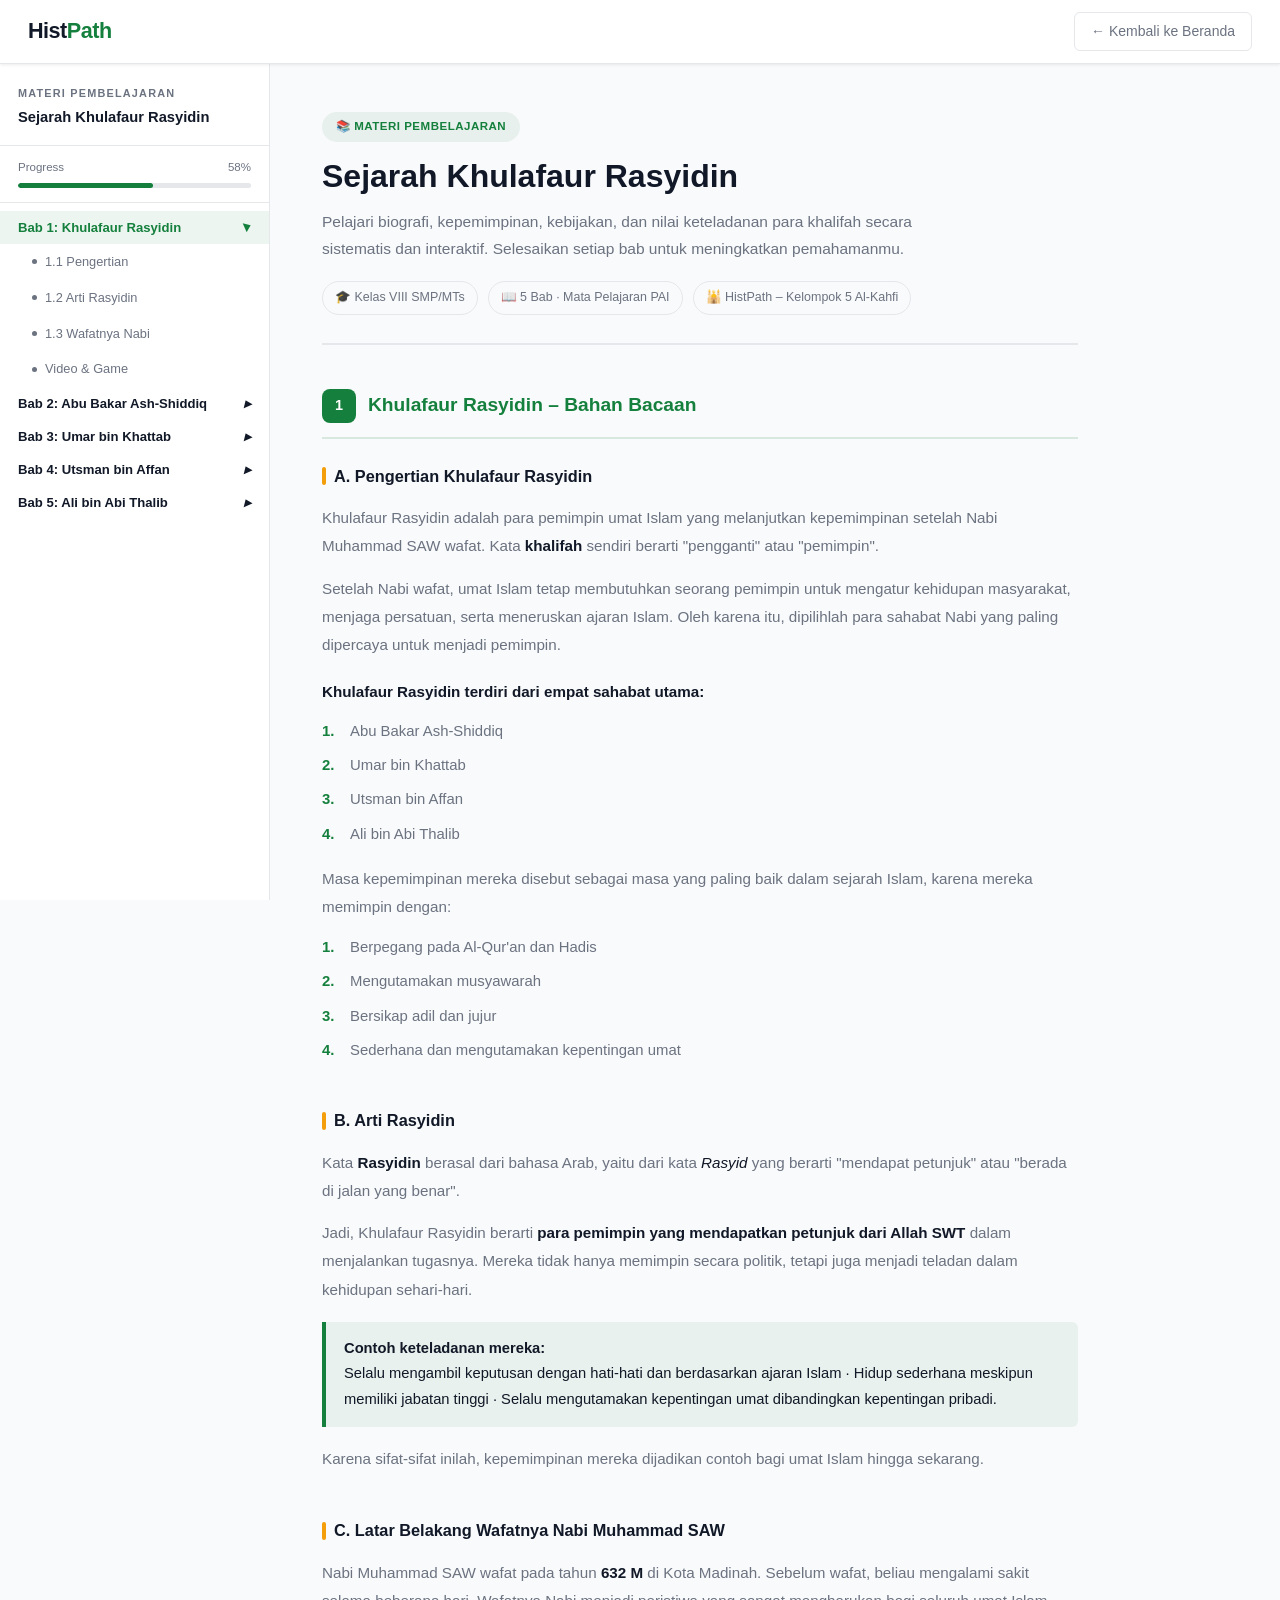
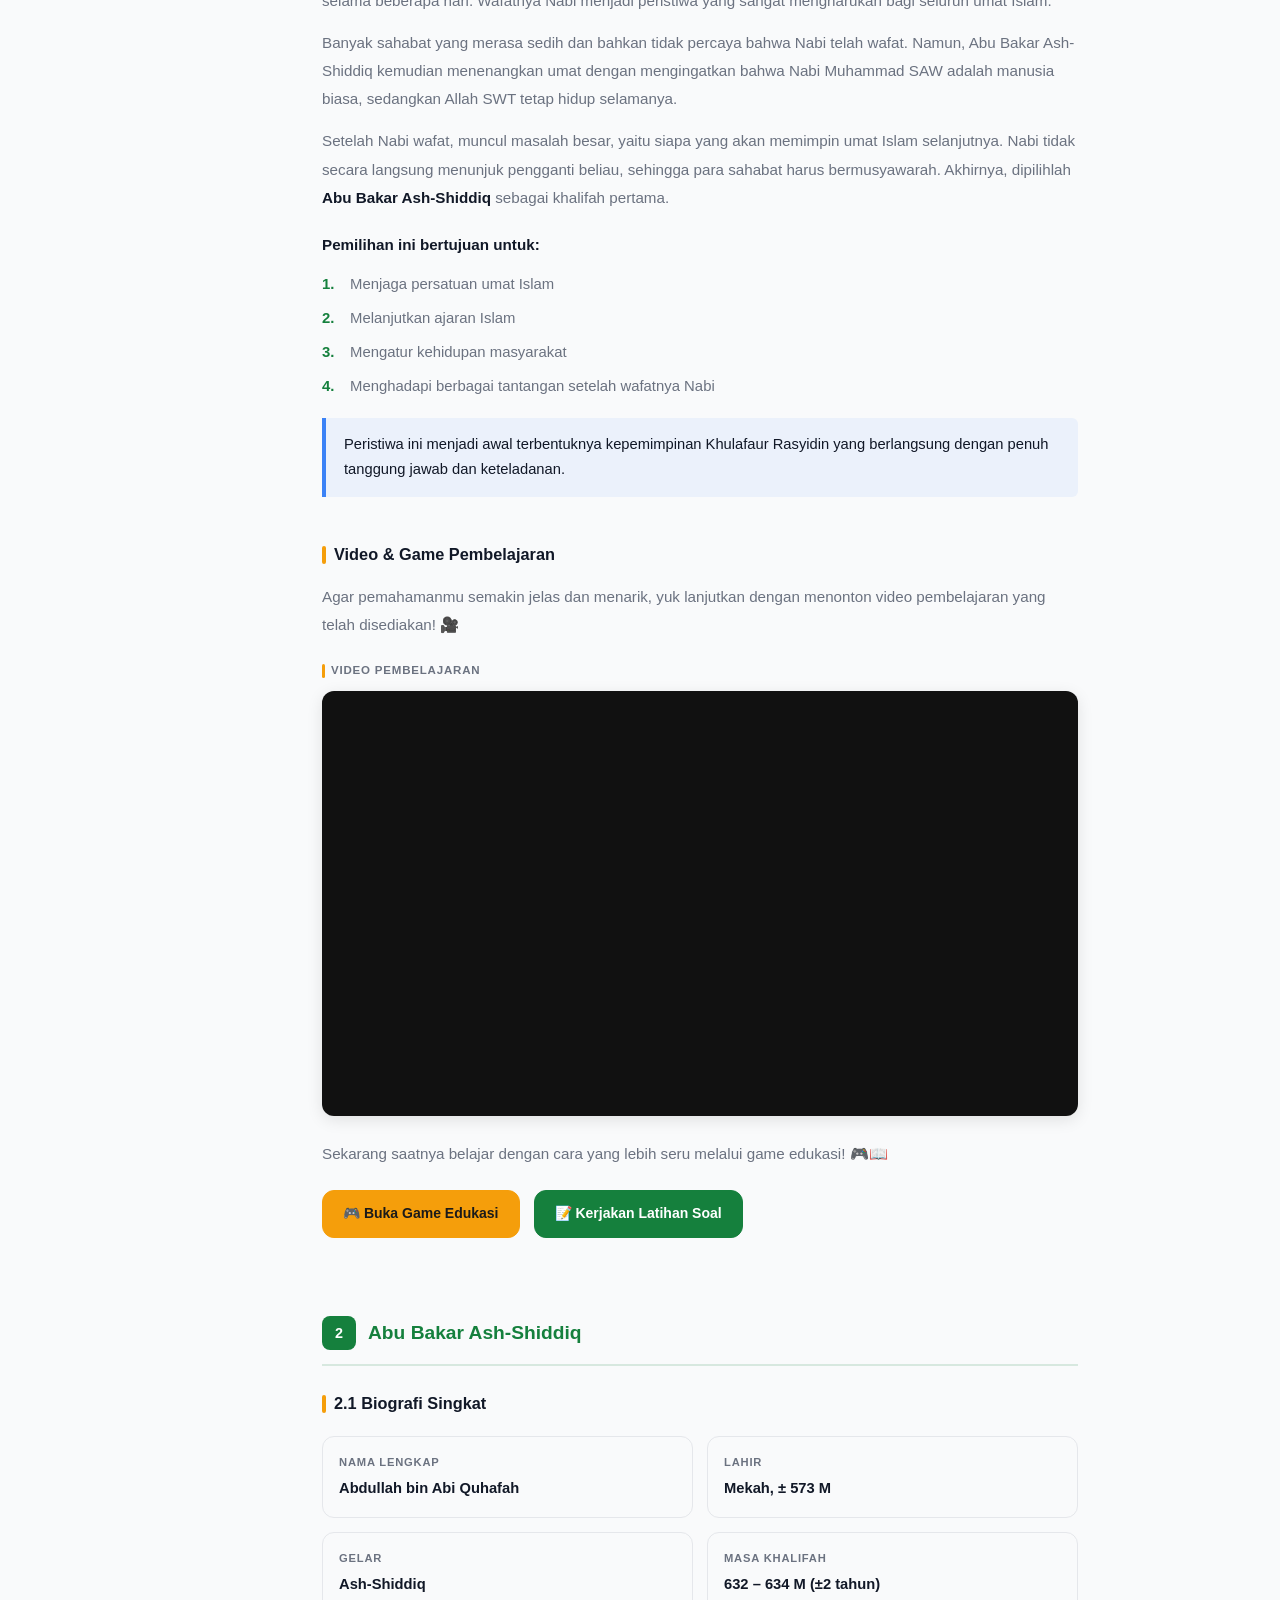
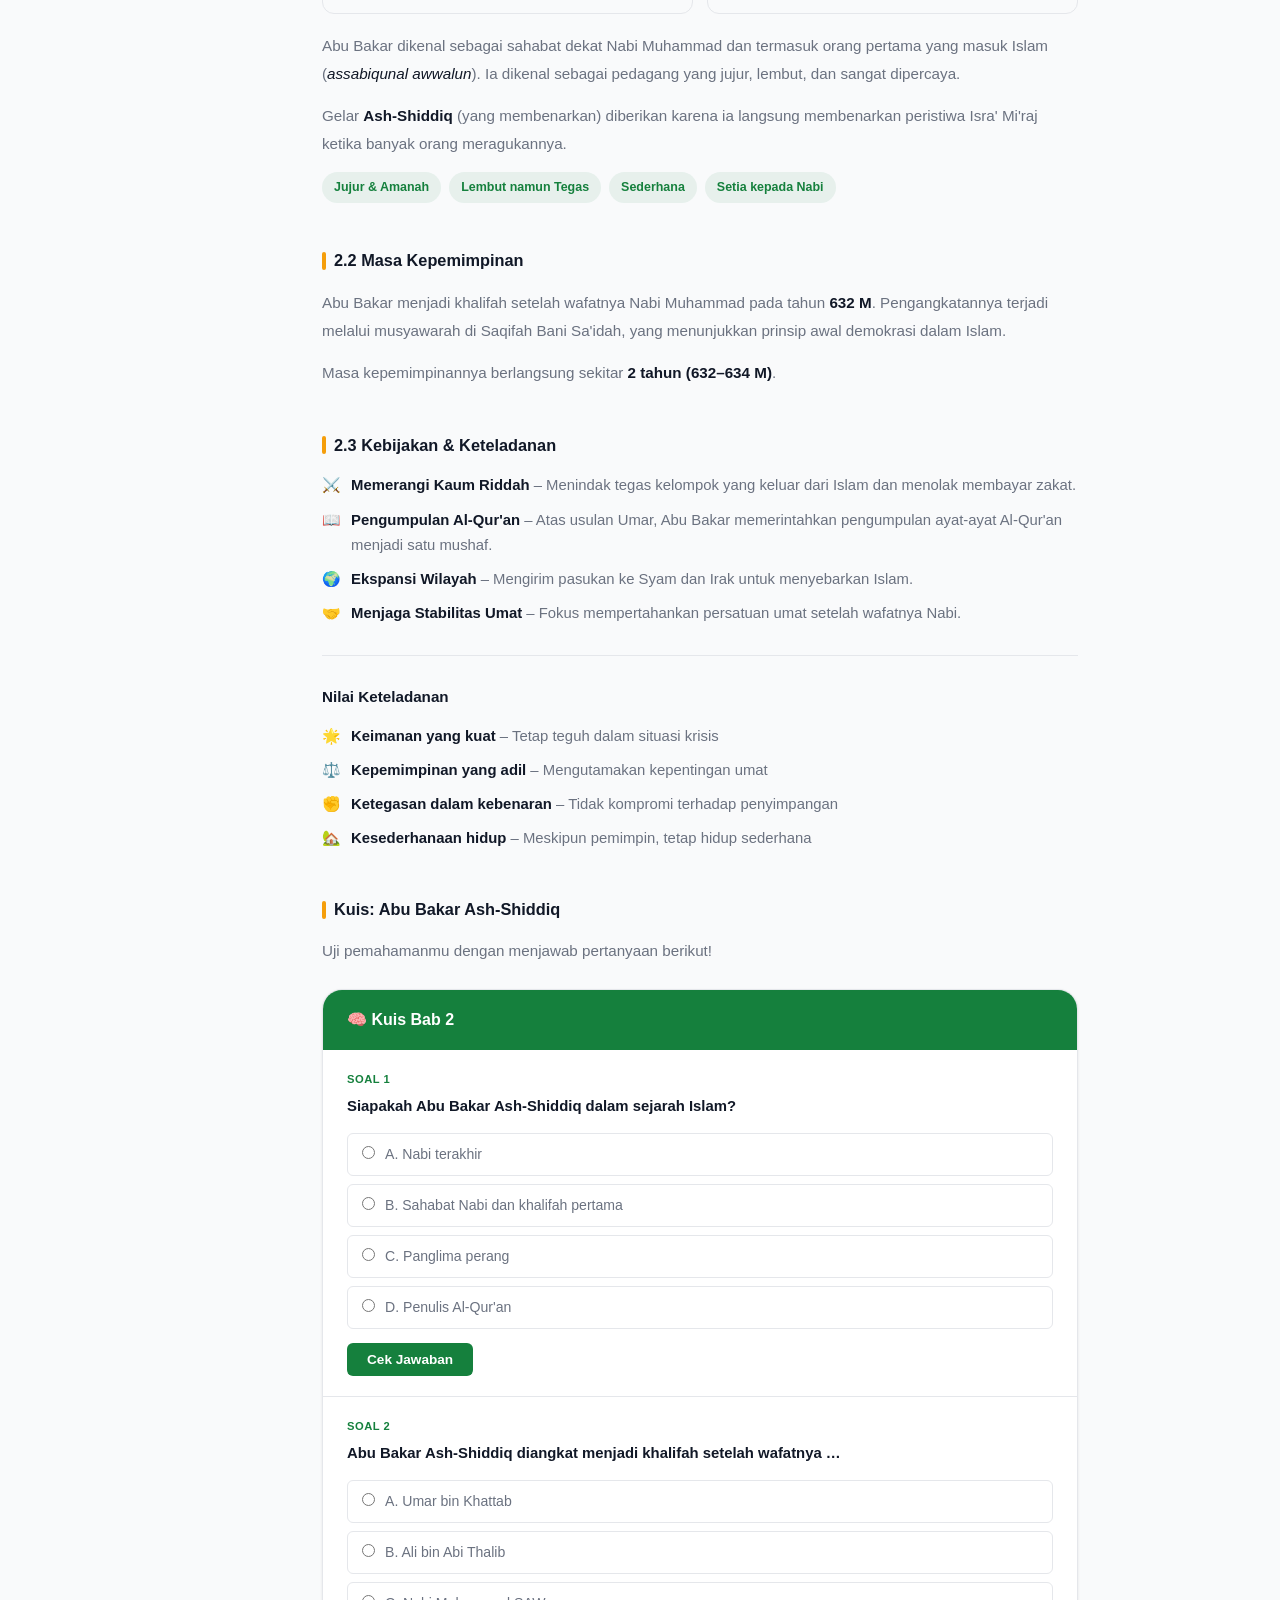
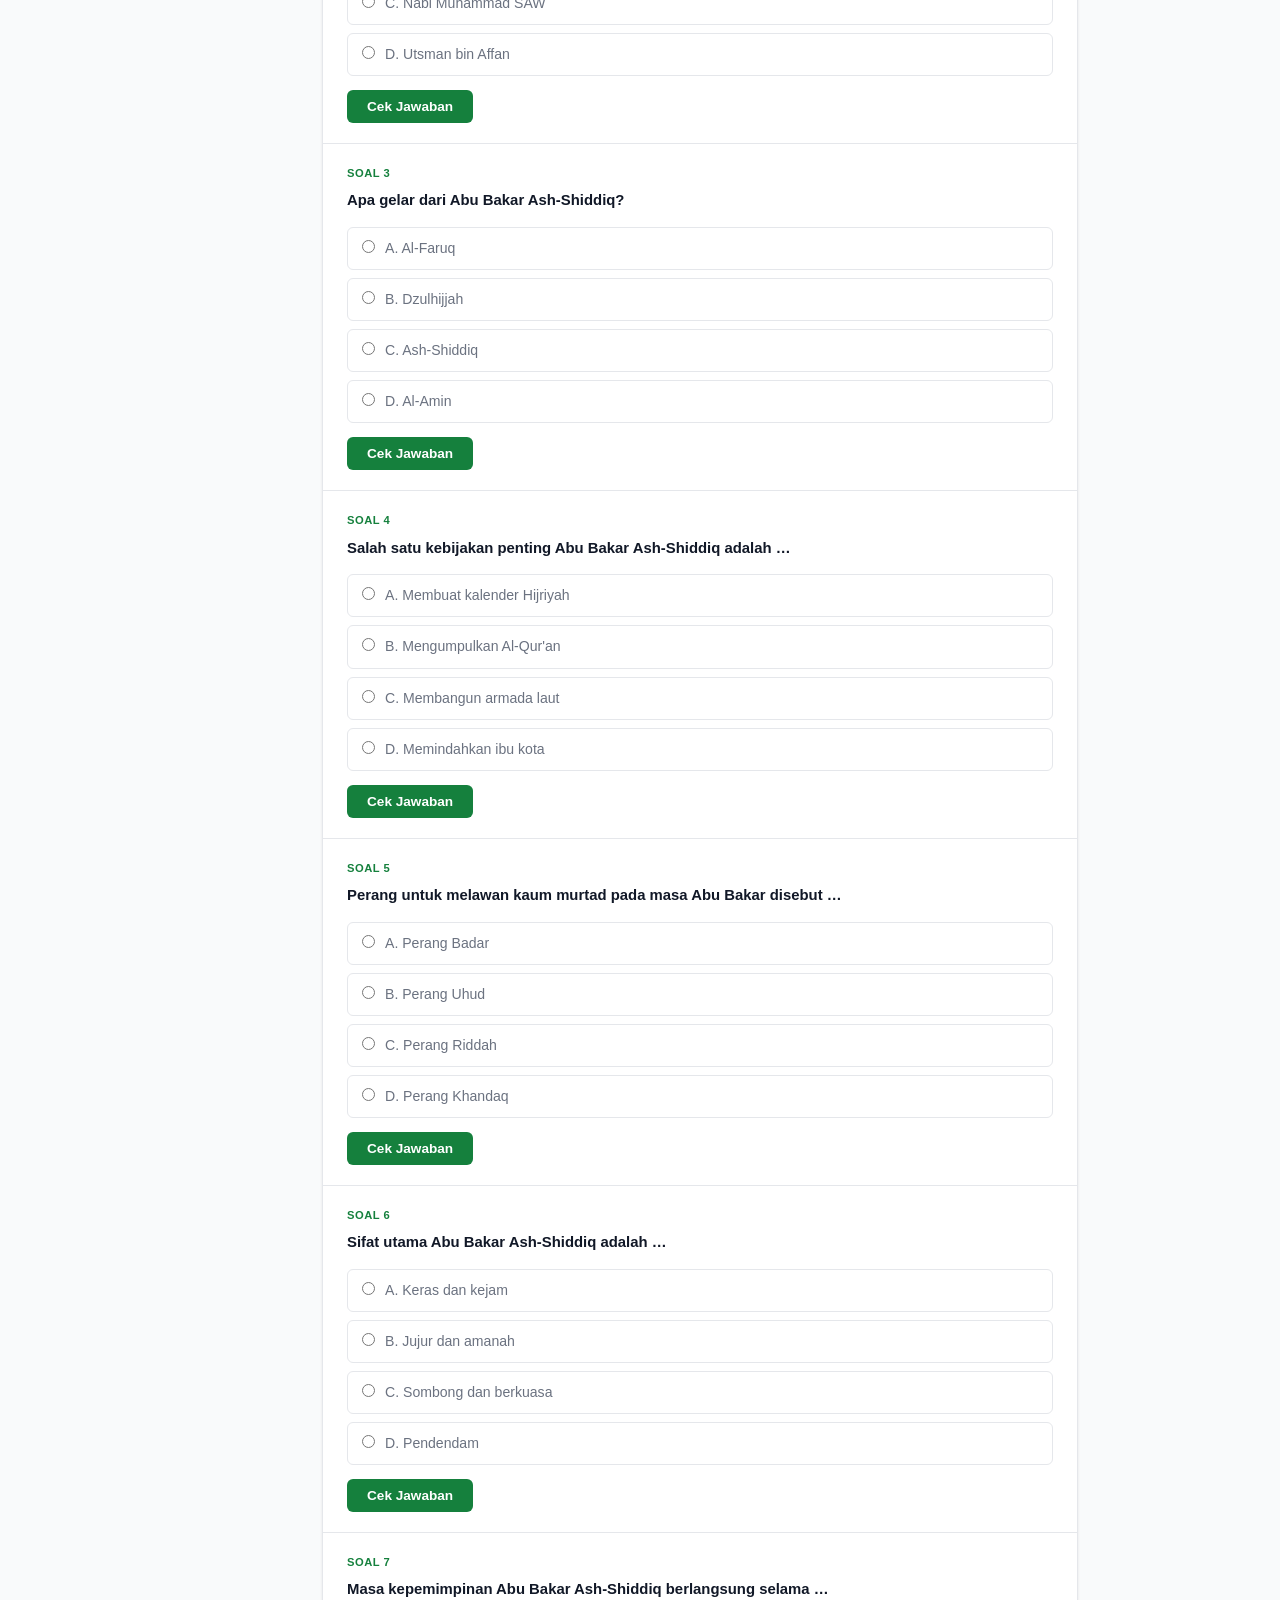
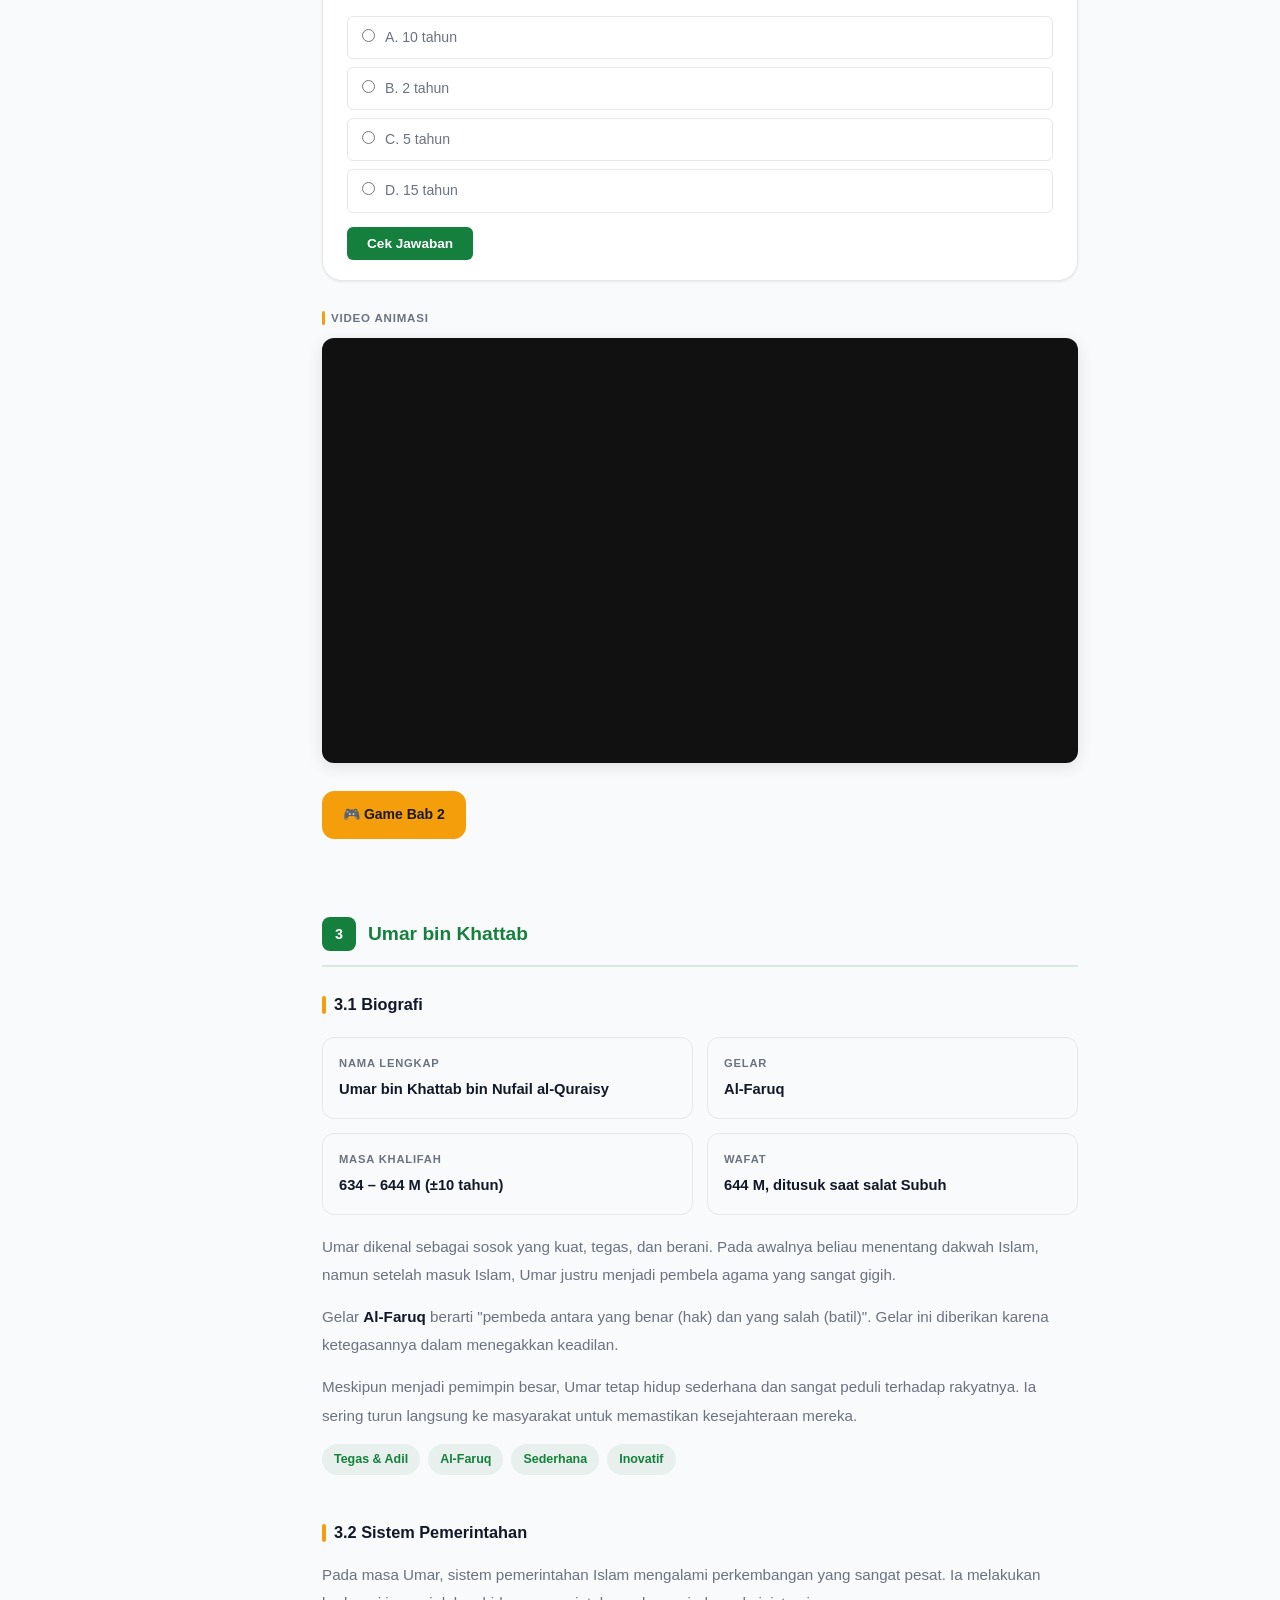
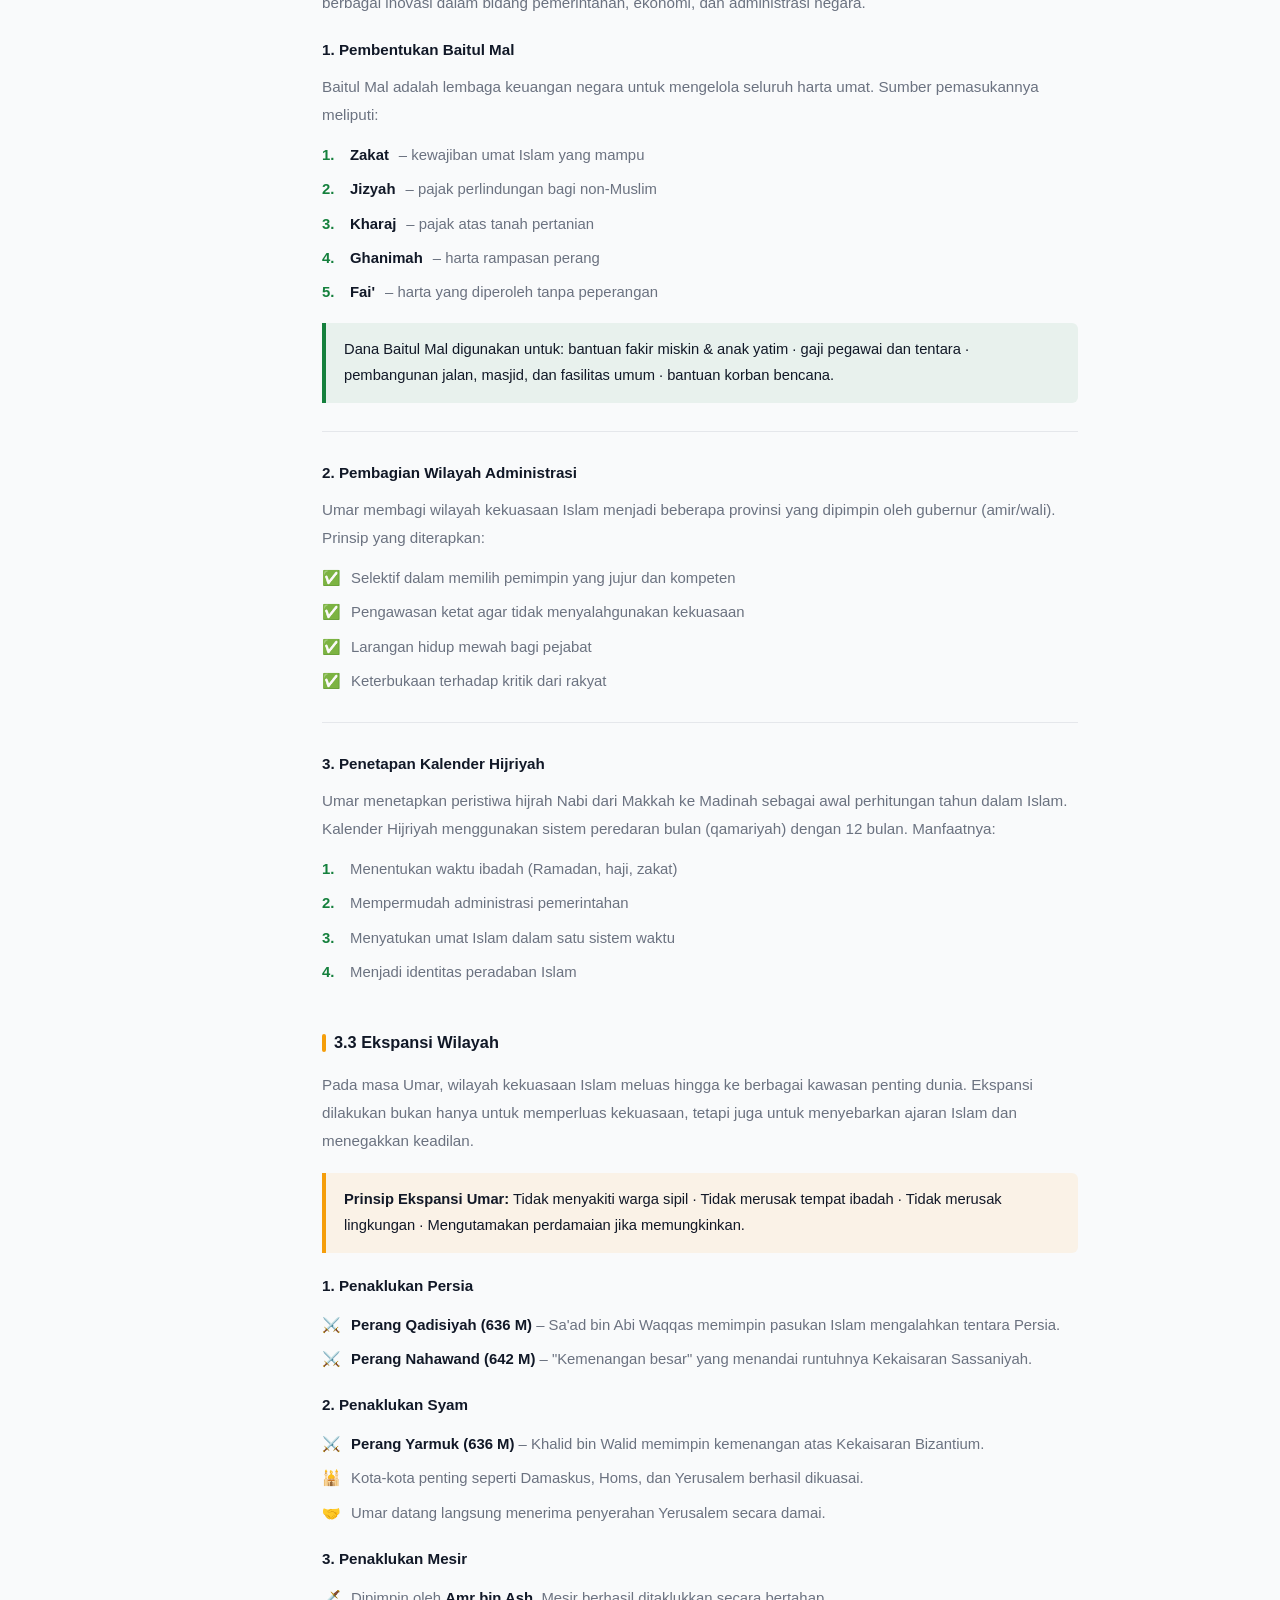
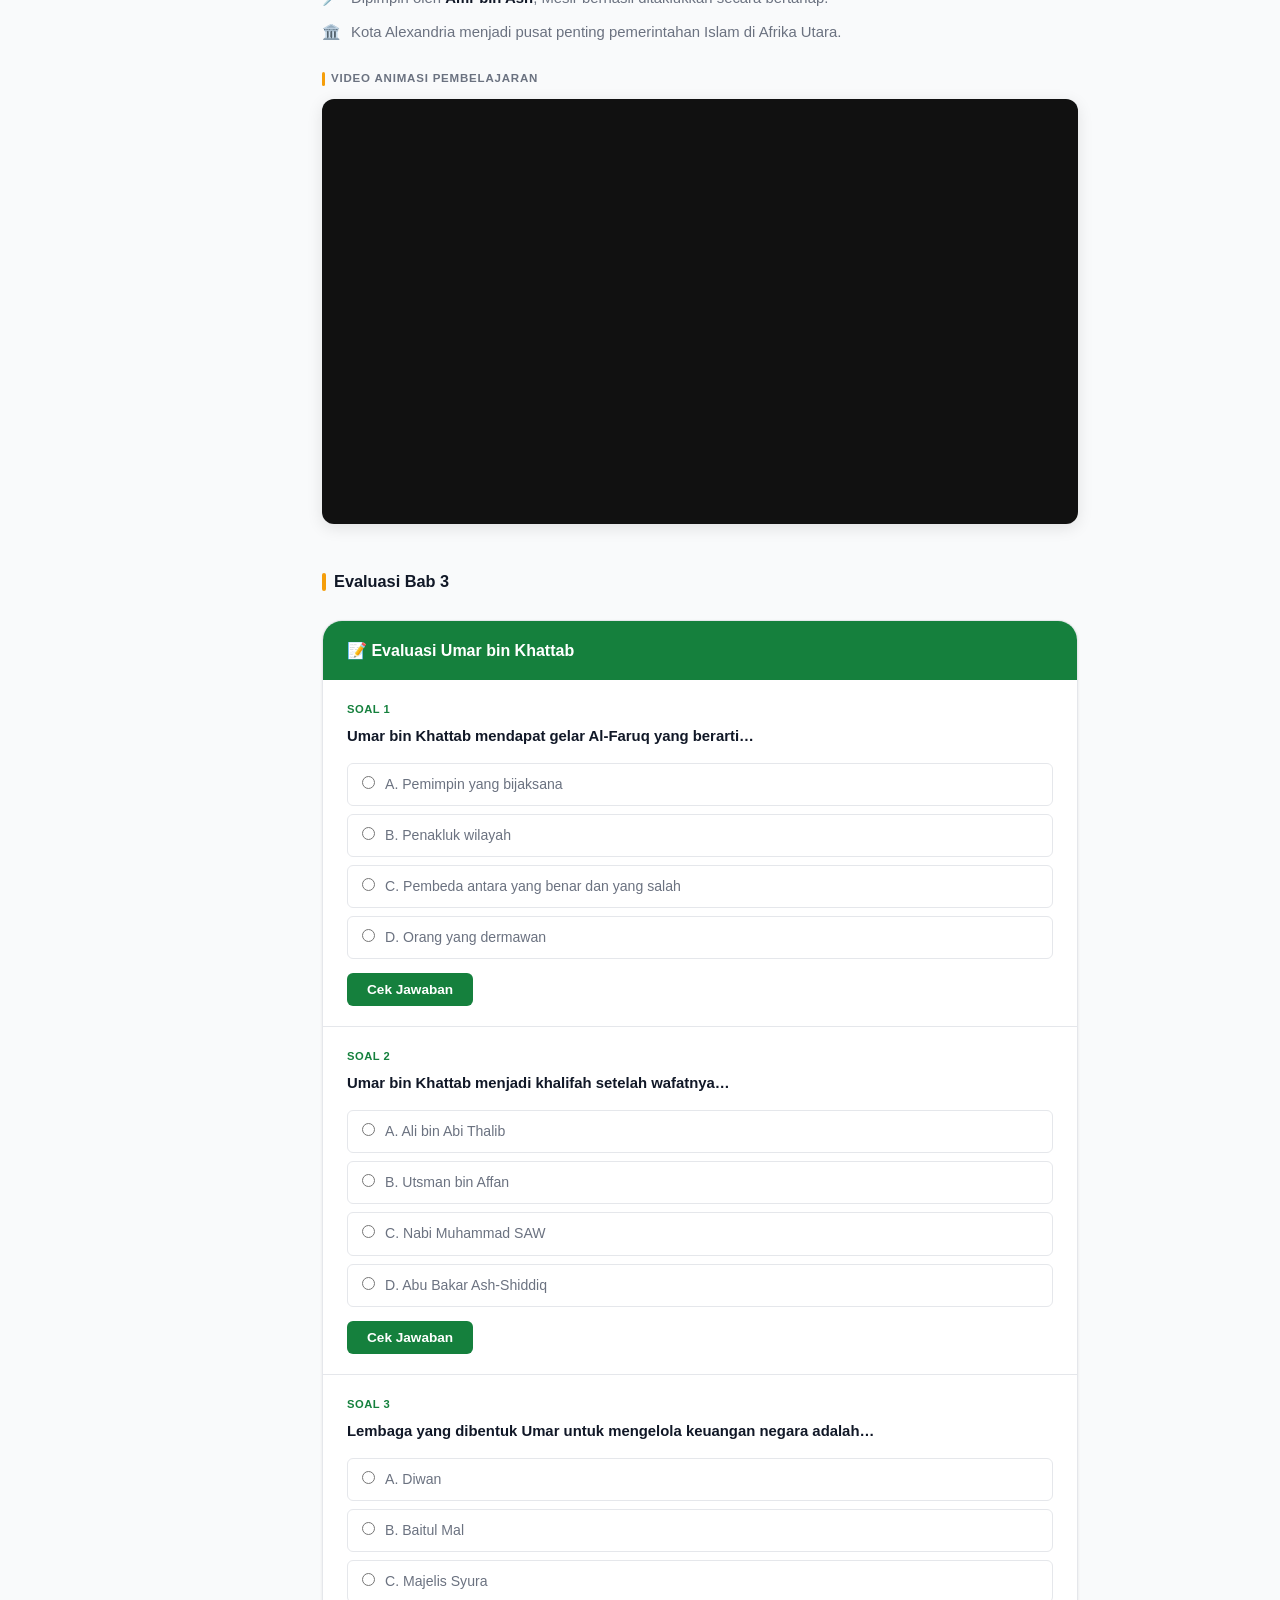
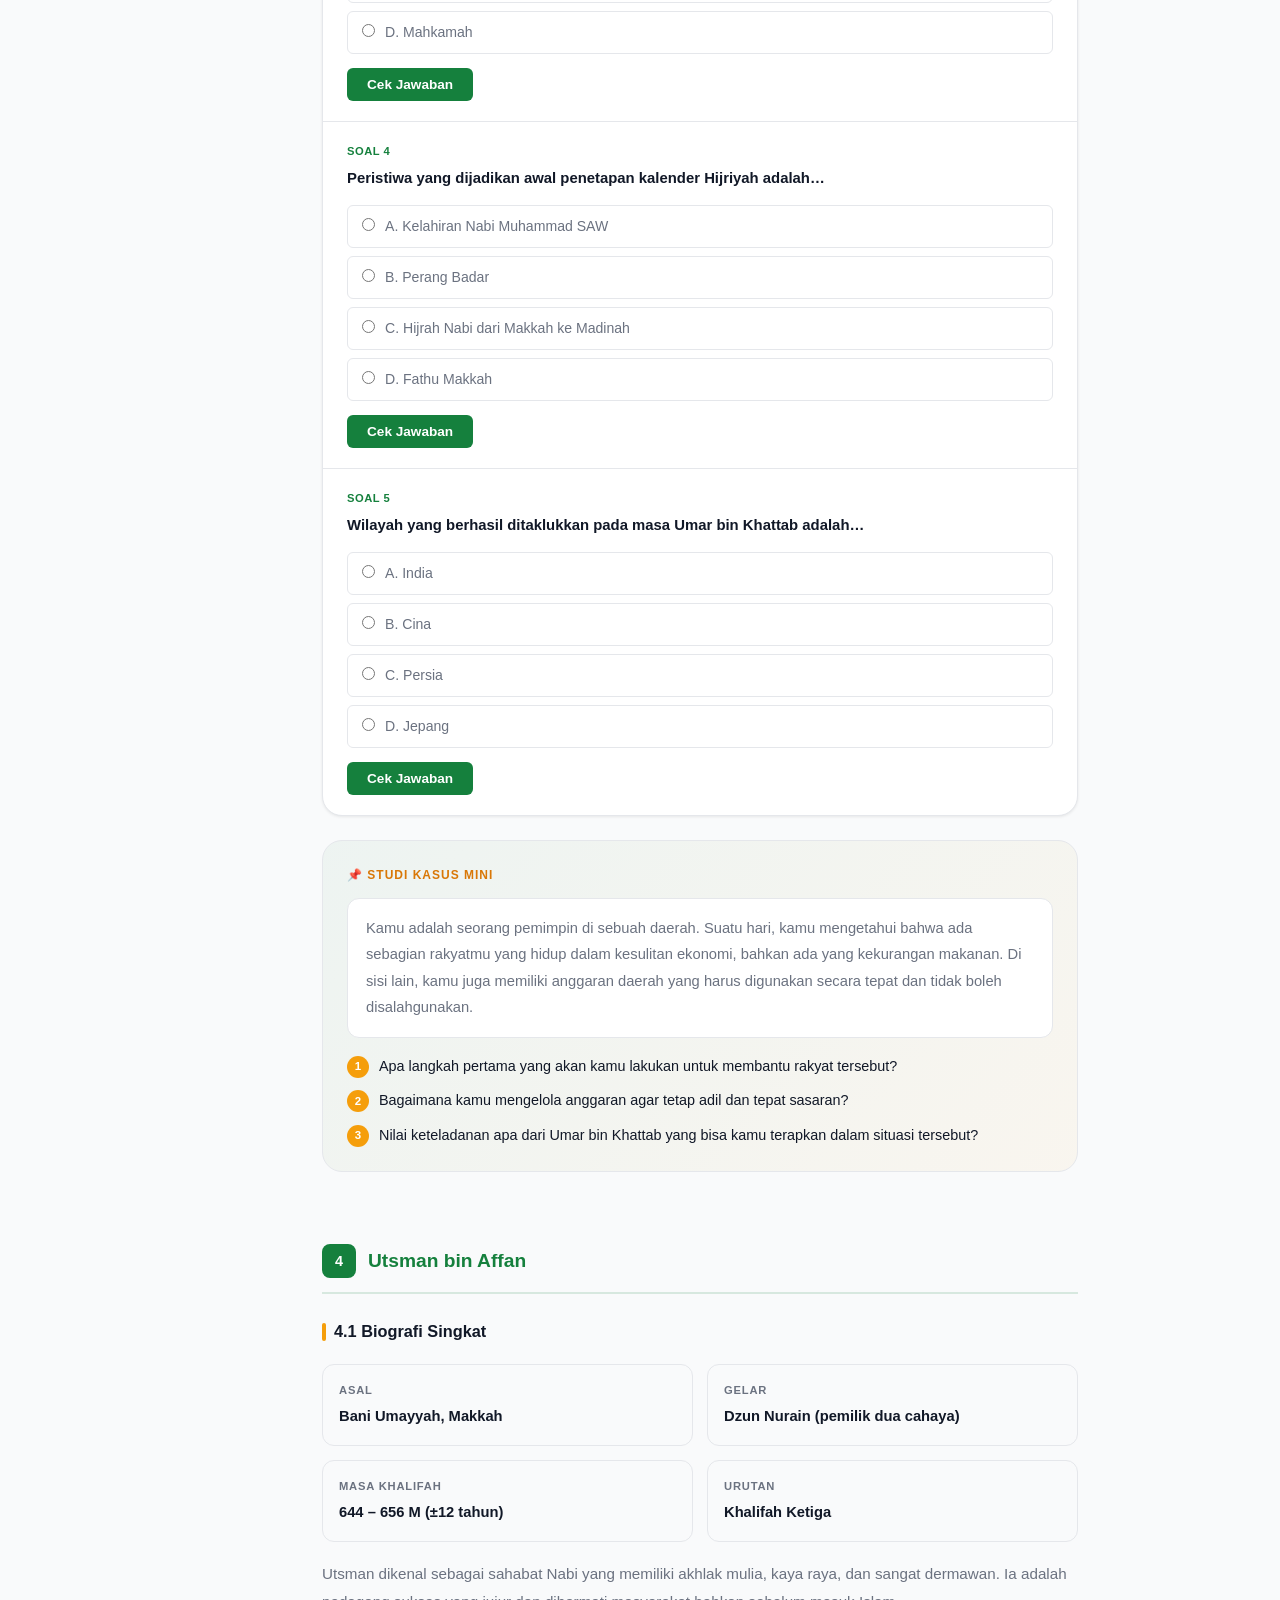
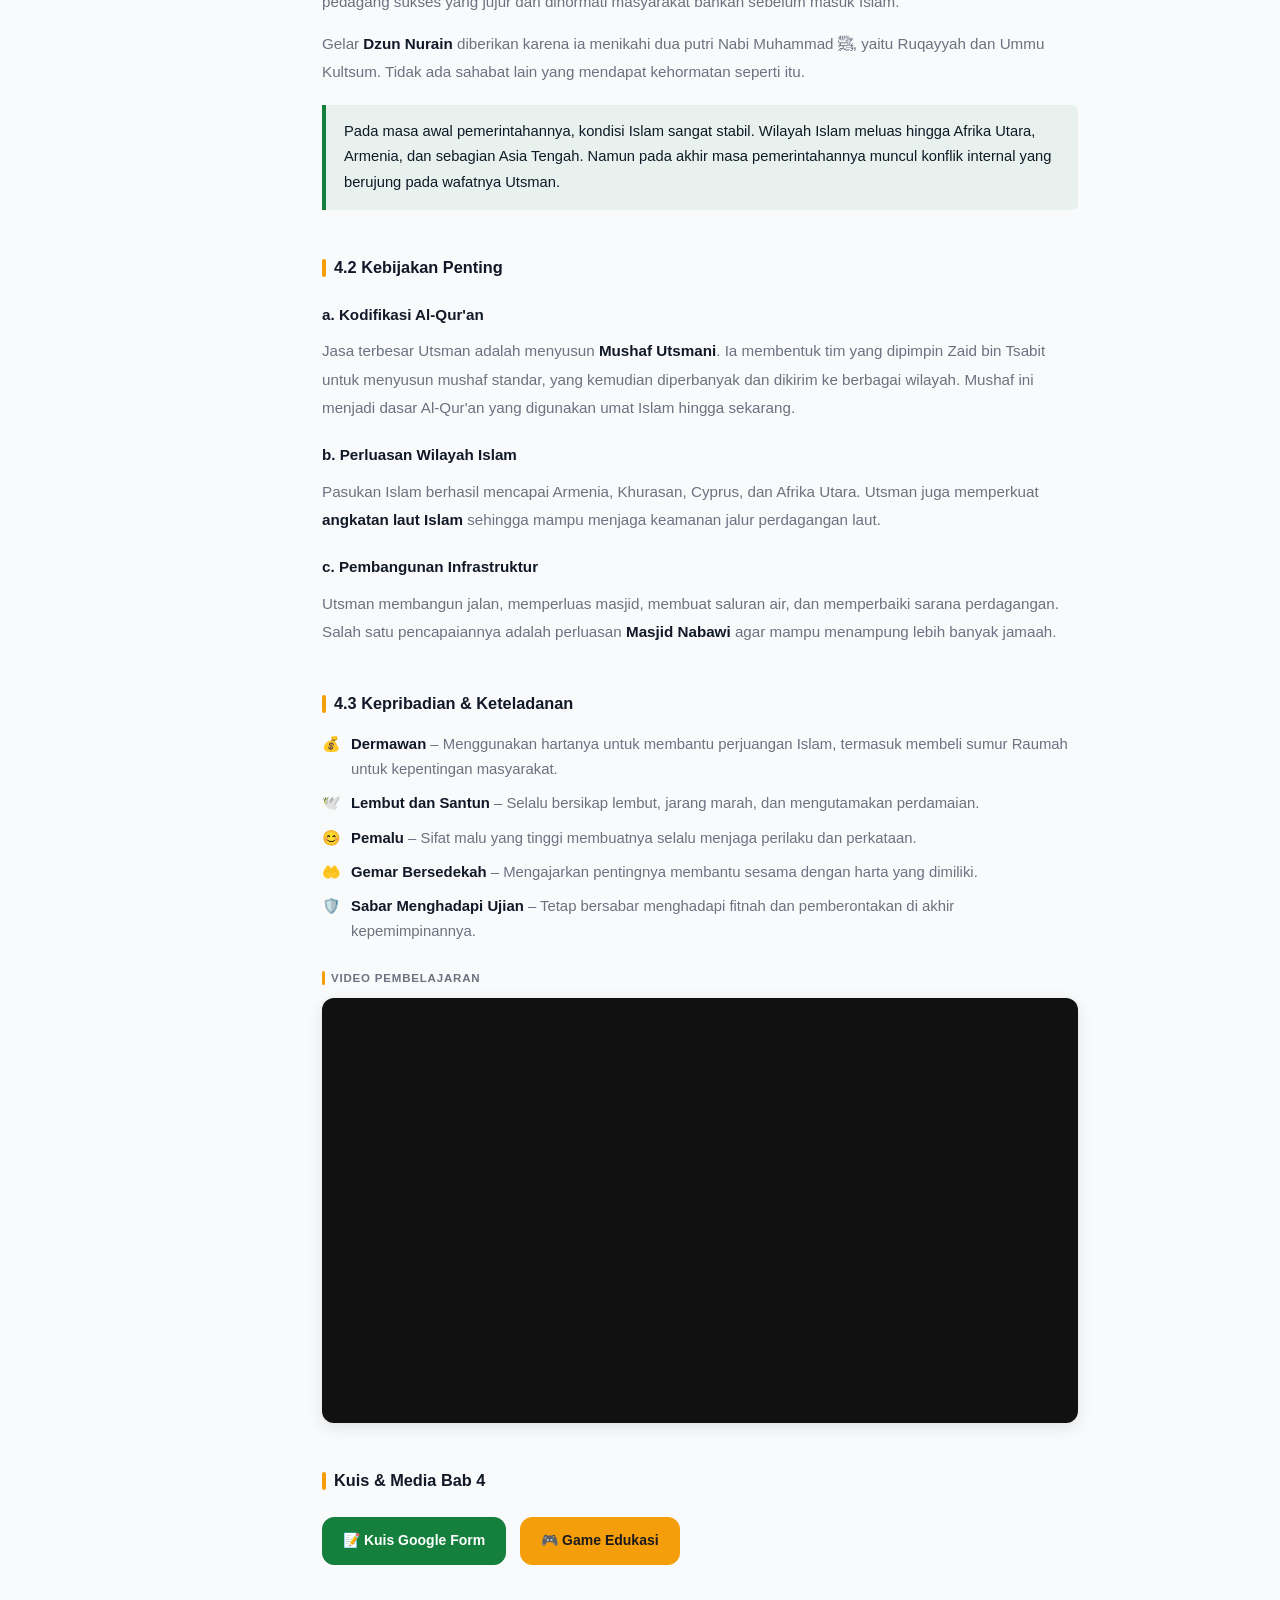
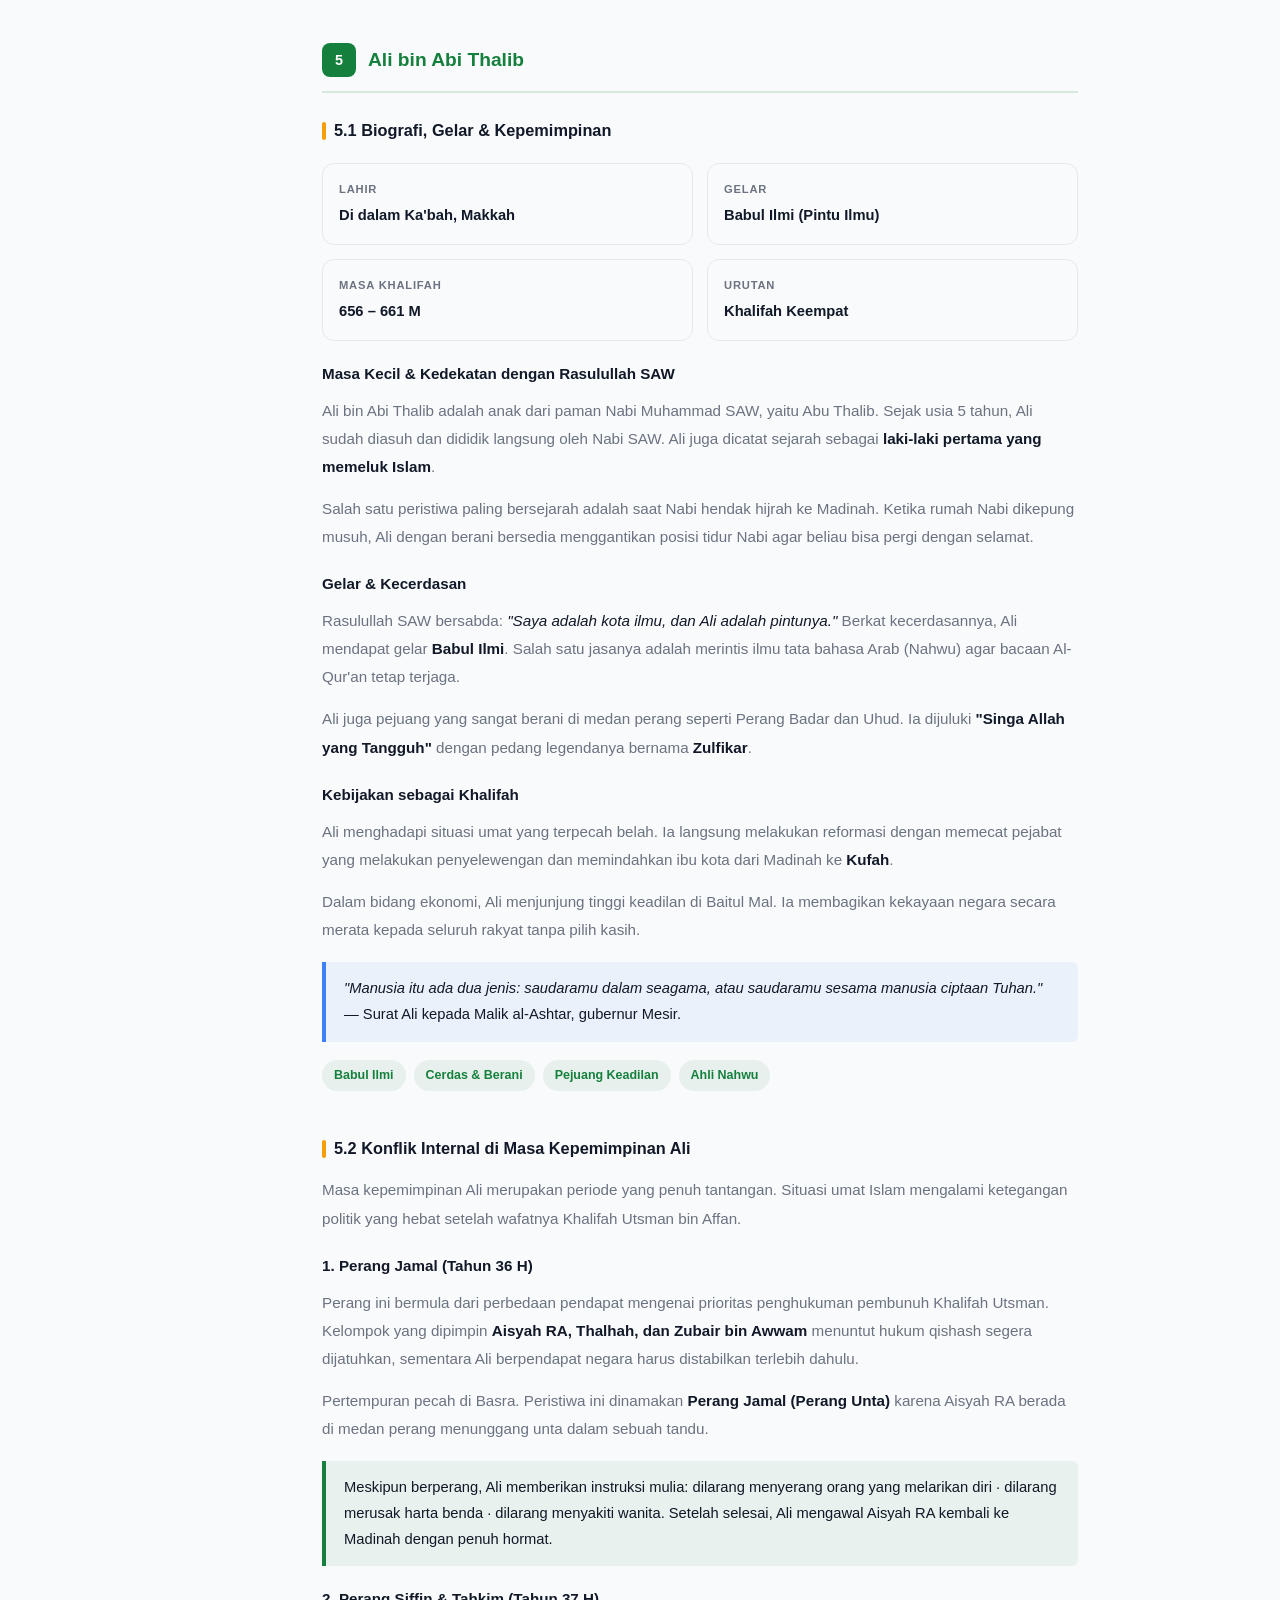
<file: belajar.html>
<!DOCTYPE html>
<html lang="id">
<head>
  <meta charset="UTF-8" />
  <meta name="viewport" content="width=device-width, initial-scale=1.0" />
  <title>Pembelajaran – Sejarah Khulafaur Rasyidin | HistPath</title>
  <style>
    :root {
      --primary: #15803D;
      --primary-dark: #166534;
      --primary-light: rgba(21,128,61,0.08);
      --accent: #F59E0B;
      --accent-dark: #D97706;
      --bg: #F9FAFB;
      --bg-card: #FFFFFF;
      --bg-dark: #14532D;
      --text: #111827;
      --text-muted: #6B7280;
      --text-light: #FFFFFF;
      --border: #E5E7EB;
      --shadow-sm: 0 1px 3px rgba(0,0,0,.08);
      --shadow-md: 0 4px 16px rgba(0,0,0,.10);
      --r-sm: 6px;
      --r-md: 12px;
      --r-lg: 20px;
      --nav: 64px;
      --sidebar: 270px;
      --ease: 0.22s ease;
    }
    *, *::before, *::after { box-sizing: border-box; margin: 0; padding: 0; }
    html { scroll-behavior: smooth; }
    body { font-family: -apple-system, BlinkMacSystemFont, 'Segoe UI', Roboto, sans-serif; background: var(--bg); color: var(--text); line-height: 1.7; font-size: 15px; }
    a { text-decoration: none; color: inherit; }
    ul, ol { padding-left: 0; list-style: none; }
    img { max-width: 100%; display: block; }

    /* ── NAVBAR ── */
    .navbar {
      position: fixed; top: 0; left: 0; right: 0; height: var(--nav);
      background: var(--bg-card); border-bottom: 1px solid var(--border);
      display: flex; align-items: center; justify-content: space-between;
      padding: 0 28px; z-index: 1000; box-shadow: var(--shadow-sm);
    }
    .nav-logo { font-size: 1.35rem; font-weight: 800; letter-spacing: -.5px; }
    .nav-logo span { color: var(--primary); }
    .nav-back {
      display: flex; align-items: center; gap: 6px;
      padding: 7px 16px; border-radius: var(--r-sm); font-size: 0.875rem;
      font-weight: 500; color: var(--text-muted); border: 1px solid var(--border);
      transition: color var(--ease), border-color var(--ease), background var(--ease);
    }
    .nav-back:hover { color: var(--primary); border-color: var(--primary); background: var(--primary-light); }

    /* ── WRAPPER ── */
    .wrapper { display: flex; padding-top: var(--nav); min-height: 100vh; }

    /* ── SIDEBAR ── */
    .sidebar {
      width: var(--sidebar); min-width: var(--sidebar);
      background: var(--bg-card); border-right: 1px solid var(--border);
      position: sticky; top: var(--nav); height: calc(100vh - var(--nav));
      overflow-y: auto; flex-shrink: 0;
    }
    .sidebar::-webkit-scrollbar { width: 4px; }
    .sidebar::-webkit-scrollbar-thumb { background: var(--border); border-radius: 4px; }

    .sb-header { padding: 20px 18px 14px; border-bottom: 1px solid var(--border); }
    .sb-eyebrow { font-size: 0.68rem; font-weight: 700; letter-spacing: 1.2px; text-transform: uppercase; color: var(--text-muted); }
    .sb-title { font-size: 0.92rem; font-weight: 700; color: var(--text); margin-top: 3px; }

    .sb-progress { padding: 12px 18px 14px; border-bottom: 1px solid var(--border); }
    .prog-row { display: flex; justify-content: space-between; font-size: 0.72rem; color: var(--text-muted); margin-bottom: 6px; }
    .prog-track { background: var(--border); border-radius: 99px; height: 5px; overflow: hidden; }
    .prog-fill { height: 100%; background: var(--primary); border-radius: 99px; width: 0%; transition: width .6s ease; }

    .sb-nav { padding: 8px 0 20px; }
    .bab-btn {
      display: flex; align-items: center; justify-content: space-between;
      width: 100%; background: none; border: none; padding: 9px 18px;
      font-size: 0.82rem; font-weight: 700; color: var(--text); cursor: pointer;
      text-align: left; transition: background var(--ease), color var(--ease);
      gap: 8px;
    }
    .bab-btn:hover, .bab-btn.open { color: var(--primary); background: var(--primary-light); }
    .bab-arrow { font-size: 0.6rem; transition: transform var(--ease); flex-shrink: 0; }
    .bab-btn.open .bab-arrow { transform: rotate(90deg); }

    .sub-list { display: none; flex-direction: column; }
    .sub-list.open { display: flex; }
    .sub-link {
      display: flex; align-items: center; gap: 8px;
      padding: 7px 18px 7px 30px; font-size: 0.8rem; color: var(--text-muted);
      cursor: pointer; border-left: 2px solid transparent;
      transition: color var(--ease), background var(--ease), border-color var(--ease);
    }
    .sub-link:hover { color: var(--primary); background: rgba(21,128,61,0.04); }
    .sub-link.active { color: var(--primary); background: var(--primary-light); border-left-color: var(--primary); font-weight: 600; }
    .sub-dot { width: 5px; height: 5px; border-radius: 50%; background: currentColor; flex-shrink: 0; }

    /* Mobile sidebar toggle */
    .sb-toggle { display: none; width: 100%; padding: 13px 18px; background: var(--primary); color: #fff; border: none; font-weight: 700; font-size: 0.875rem; cursor: pointer; text-align: left; }
    .sb-body { }

    /* ── MAIN CONTENT ── */
    .main { flex: 1; min-width: 0; padding: 48px 52px; max-width: 860px; }

    /* Page header */
    .page-header { margin-bottom: 44px; padding-bottom: 28px; border-bottom: 2px solid var(--border); }
    .page-badge { display: inline-flex; align-items: center; gap: 6px; background: var(--primary-light); color: var(--primary); padding: 5px 14px; border-radius: 99px; font-size: 0.72rem; font-weight: 700; letter-spacing: .5px; text-transform: uppercase; margin-bottom: 14px; }
    .page-title { font-size: clamp(1.5rem,3vw,2rem); font-weight: 800; color: var(--text); line-height: 1.25; margin-bottom: 12px; }
    .page-desc { color: var(--text-muted); font-size: 0.97rem; line-height: 1.8; max-width: 640px; }
    .page-chips { display: flex; gap: 10px; margin-top: 18px; flex-wrap: wrap; }
    .chip { display: flex; align-items: center; gap: 6px; font-size: 0.78rem; color: var(--text-muted); background: var(--bg); border: 1px solid var(--border); padding: 5px 12px; border-radius: 99px; }

    /* Section / Bab block */
    .bab { margin-bottom: 72px; scroll-margin-top: 88px; }
    .bab-heading { display: flex; align-items: center; gap: 12px; margin-bottom: 24px; padding-bottom: 14px; border-bottom: 2px solid rgba(21,128,61,0.15); }
    .bab-num { background: var(--primary); color: #fff; width: 34px; height: 34px; border-radius: 8px; display: flex; align-items: center; justify-content: center; font-size: 0.9rem; font-weight: 700; flex-shrink: 0; }
    .bab-heading h2 { font-size: 1.2rem; font-weight: 800; color: var(--primary); }

    /* Subbab */
    .subbab { margin-bottom: 44px; scroll-margin-top: 88px; }
    .subbab h3 { font-size: 1.02rem; font-weight: 700; color: var(--text); margin-bottom: 14px; display: flex; align-items: center; gap: 8px; }
    .subbab h3::before { content: ''; display: block; width: 4px; height: 18px; background: var(--accent); border-radius: 2px; flex-shrink: 0; }

    /* Sub-heading dalam subbab */
    .sub-heading { font-size: 0.95rem; font-weight: 700; color: var(--text); margin: 20px 0 10px; }

    /* Paragraf teks */
    .txt { color: var(--text-muted); line-height: 1.85; margin-bottom: 14px; font-size: 0.95rem; }
    .txt strong { color: var(--text); }
    .txt em { font-style: italic; color: var(--text); }

    /* Daftar poin */
    .poin { display: flex; flex-direction: column; gap: 9px; margin: 14px 0 18px; }
    .poin li { display: flex; gap: 10px; align-items: flex-start; color: var(--text-muted); font-size: 0.93rem; line-height: 1.7; }
    .poin li strong { color: var(--text); }
    .poin-num { display: flex; flex-direction: column; gap: 9px; margin: 14px 0 18px; counter-reset: poin; }
    .poin-num li { display: flex; gap: 10px; align-items: flex-start; color: var(--text-muted); font-size: 0.93rem; line-height: 1.7; counter-increment: poin; }
    .poin-num li::before { content: counter(poin) "."; font-weight: 700; color: var(--primary); flex-shrink: 0; min-width: 18px; }
    .poin-num li strong { color: var(--text); }

    /* Callout / highlight box */
    .callout { background: rgba(21,128,61,0.07); border-left: 4px solid var(--primary); border-radius: 0 var(--r-sm) var(--r-sm) 0; padding: 14px 18px; margin: 18px 0; font-size: 0.92rem; color: var(--text); line-height: 1.75; }
    .callout-warn { background: rgba(245,158,11,0.08); border-left-color: var(--accent); }
    .callout-info { background: rgba(59,130,246,0.07); border-left-color: #3B82F6; }

    /* Info card grid (biografi, dll) */
    .info-grid { display: grid; grid-template-columns: repeat(2, 1fr); gap: 14px; margin: 18px 0; }
    .info-card { background: var(--bg); border: 1px solid var(--border); border-radius: var(--r-md); padding: 16px; }
    .info-card-label { font-size: 0.7rem; font-weight: 700; letter-spacing: .8px; text-transform: uppercase; color: var(--text-muted); margin-bottom: 4px; }
    .info-card-val { font-size: 0.92rem; font-weight: 700; color: var(--text); }

    /* Tag list */
    .tag-list { display: flex; flex-wrap: wrap; gap: 8px; margin: 12px 0; }
    .tag { background: var(--primary-light); color: var(--primary); padding: 5px 12px; border-radius: 99px; font-size: 0.78rem; font-weight: 600; }
    .tag-accent { background: rgba(245,158,11,0.12); color: #92400E; }

    /* Divider */
    .divider { border: none; border-top: 1px solid var(--border); margin: 28px 0; }

    /* ── MEDIA EMBEDS ── */
    .media-wrap { margin: 22px 0; }
    .media-label { font-size: 0.72rem; font-weight: 700; letter-spacing: .8px; text-transform: uppercase; color: var(--text-muted); margin-bottom: 10px; display: flex; align-items: center; gap: 6px; }
    .media-label::before { content: ''; display: block; width: 3px; height: 14px; background: var(--accent); border-radius: 2px; }

    .video-wrap { position: relative; padding-bottom: 56.25%; height: 0; border-radius: var(--r-md); overflow: hidden; background: #111; box-shadow: var(--shadow-md); }
    .video-wrap iframe { position: absolute; top: 0; left: 0; width: 100%; height: 100%; border: none; }

    .game-wrap { border: 1px solid var(--border); border-radius: var(--r-md); overflow: hidden; height: 520px; box-shadow: var(--shadow-sm); }
    .game-wrap iframe { width: 100%; height: 100%; border: none; }

    /* External link button */
    .ext-btn {
      display: inline-flex; align-items: center; gap: 8px;
      padding: 11px 20px; border-radius: var(--r-md); font-weight: 600; font-size: 0.875rem;
      background: var(--bg-card); border: 1px solid var(--border); color: var(--text);
      cursor: pointer; transition: border-color var(--ease), box-shadow var(--ease), transform var(--ease);
      margin: 6px 6px 6px 0;
    }
    .ext-btn:hover { border-color: var(--primary); box-shadow: var(--shadow-sm); transform: translateY(-1px); color: var(--primary); }
    .ext-btn.primary { background: var(--primary); color: #fff; border-color: var(--primary); }
    .ext-btn.primary:hover { background: var(--primary-dark); color: #fff; }
    .ext-btn.accent { background: var(--accent); color: #1a1a1a; border-color: var(--accent); }
    .ext-btn.accent:hover { background: var(--accent-dark); color: #fff; }
    .btn-group { display: flex; flex-wrap: wrap; gap: 8px; margin: 16px 0; }

    /* ── KUIS INLINE ── */
    .kuis-box { background: var(--bg-card); border: 1px solid var(--border); border-radius: var(--r-lg); overflow: hidden; margin: 24px 0; box-shadow: var(--shadow-sm); }
    .kuis-header { background: var(--primary); color: #fff; padding: 16px 24px; display: flex; align-items: center; gap: 10px; }
    .kuis-header h4 { font-size: 1rem; font-weight: 700; }
    .kuis-header span { font-size: 0.8rem; opacity: .8; margin-left: auto; }
    .kuis-body { padding: 0; }

    .soal { padding: 20px 24px; border-bottom: 1px solid var(--border); }
    .soal:last-child { border-bottom: none; }
    .soal-num { font-size: 0.7rem; font-weight: 700; color: var(--primary); letter-spacing: .5px; text-transform: uppercase; margin-bottom: 6px; }
    .soal-q { font-weight: 700; color: var(--text); margin-bottom: 14px; font-size: 0.93rem; line-height: 1.6; }
    .pilihan { display: flex; flex-direction: column; gap: 8px; }
    .pilihan label {
      display: flex; align-items: flex-start; gap: 10px;
      padding: 10px 14px; border-radius: var(--r-sm); border: 1px solid var(--border);
      cursor: pointer; font-size: 0.88rem; color: var(--text-muted); line-height: 1.5;
      transition: border-color var(--ease), background var(--ease);
    }
    .pilihan label:hover { border-color: var(--primary); background: var(--primary-light); color: var(--text); }
    .pilihan input[type="radio"] { margin-top: 2px; accent-color: var(--primary); flex-shrink: 0; }
    .pilihan label.benar { border-color: #16a34a; background: #f0fdf4; color: #15803d; font-weight: 600; }
    .pilihan label.salah { border-color: #dc2626; background: #fef2f2; color: #b91c1c; }

    .cek-btn {
      margin: 14px 0 0; padding: 9px 20px; background: var(--primary); color: #fff;
      border: none; border-radius: var(--r-sm); font-weight: 700; font-size: 0.85rem;
      cursor: pointer; transition: background var(--ease);
    }
    .cek-btn:hover { background: var(--primary-dark); }
    .feedback { margin-top: 10px; font-size: 0.85rem; font-weight: 600; display: none; }
    .feedback.benar { color: #15803d; }
    .feedback.salah { color: #b91c1c; }

    /* Skor box */
    .skor-box { display: none; margin: 20px 24px; padding: 16px 20px; border-radius: var(--r-md); background: var(--bg); border: 1px solid var(--border); text-align: center; }
    .skor-angka { font-size: 2rem; font-weight: 800; color: var(--primary); }
    .skor-label { color: var(--text-muted); font-size: 0.85rem; margin-top: 4px; }

    /* ── STUDI KASUS ── */
    .kasus-box { background: linear-gradient(135deg, rgba(21,128,61,0.05), rgba(245,158,11,0.05)); border: 1px solid var(--border); border-radius: var(--r-lg); padding: 24px; margin: 24px 0; }
    .kasus-title { font-size: 0.75rem; font-weight: 700; letter-spacing: 1px; text-transform: uppercase; color: var(--accent-dark); margin-bottom: 12px; }
    .kasus-skenario { background: var(--bg-card); border-radius: var(--r-md); padding: 16px 18px; margin-bottom: 16px; border: 1px solid var(--border); font-size: 0.92rem; color: var(--text-muted); line-height: 1.8; }
    .kasus-pertanyaan { display: flex; flex-direction: column; gap: 10px; }
    .kasus-p { display: flex; gap: 10px; font-size: 0.9rem; color: var(--text); line-height: 1.7; }
    .kasus-p-num { background: var(--accent); color: #fff; width: 22px; height: 22px; border-radius: 50%; display: flex; align-items: center; justify-content: center; font-size: 0.72rem; font-weight: 700; flex-shrink: 0; margin-top: 2px; }

    /* ── BOTTOM NAV ── */
    .bottom-nav { display: flex; justify-content: space-between; gap: 16px; margin-top: 56px; padding-top: 28px; border-top: 2px solid var(--border); flex-wrap: wrap; }
    .bnav-btn { display: flex; flex-direction: column; gap: 3px; padding: 14px 18px; border: 1px solid var(--border); border-radius: var(--r-md); background: var(--bg-card); cursor: pointer; transition: border-color var(--ease), box-shadow var(--ease), transform var(--ease); flex: 1; min-width: 130px; max-width: 240px; }
    .bnav-btn:hover { border-color: var(--primary); box-shadow: var(--shadow-sm); transform: translateY(-2px); }
    .bnav-btn.right { text-align: right; }
    .bnav-label { font-size: 0.7rem; color: var(--text-muted); font-weight: 600; text-transform: uppercase; letter-spacing: .4px; }
    .bnav-title { font-size: 0.85rem; font-weight: 700; color: var(--primary); }

    /* ── RESPONSIVE ── */
    @media (max-width: 900px) { .main { padding: 32px 28px; } .info-grid { grid-template-columns: 1fr; } }
    @media (max-width: 768px) {
      .wrapper { flex-direction: column; }
      .sidebar { width: 100%; min-width: unset; position: relative; top: 0; height: auto; border-right: none; border-bottom: 1px solid var(--border); }
      .sb-toggle { display: block; }
      .sb-body { display: none; }
      .sb-body.open { display: block; }
      .main { padding: 24px 18px; }
      .bnav-btn { max-width: 100%; }
      .kuis-header { flex-wrap: wrap; }
      .kuis-header span { margin-left: 0; }
    }
  </style>
</head>
<body>

<!-- NAVBAR -->
<nav class="navbar">
  <a href="index.html" class="nav-logo">Hist<span>Path</span></a>
  <a href="index.html" class="nav-back">← Kembali ke Beranda</a>
</nav>

<div class="wrapper">

  <!-- ════════════════════════════════
       SIDEBAR
  ════════════════════════════════ -->
  <aside class="sidebar">
    <button class="sb-toggle" id="sbToggle">☰ &nbsp;Daftar Materi</button>
    <div class="sb-body" id="sbBody">

      <div class="sb-header">
        <div class="sb-eyebrow">Materi Pembelajaran</div>
        <div class="sb-title">Sejarah Khulafaur Rasyidin</div>
      </div>

      <div class="sb-progress">
        <div class="prog-row"><span>Progress</span><span id="progPersen">0%</span></div>
        <div class="prog-track"><div class="prog-fill" id="progBar"></div></div>
      </div>

      <nav class="sb-nav">

        <!-- Bab 1 -->
        <button class="bab-btn open" onclick="toggleBab(this)">Bab 1: Khulafaur Rasyidin <i class="bab-arrow">▶</i></button>
        <div class="sub-list open">
          <span class="sub-link active" onclick="goTo('s1-1',this)"><span class="sub-dot"></span>1.1 Pengertian</span>
          <span class="sub-link" onclick="goTo('s1-2',this)"><span class="sub-dot"></span>1.2 Arti Rasyidin</span>
          <span class="sub-link" onclick="goTo('s1-3',this)"><span class="sub-dot"></span>1.3 Wafatnya Nabi</span>
          <span class="sub-link" onclick="goTo('s1-video',this)"><span class="sub-dot"></span>Video & Game</span>
        </div>

        <!-- Bab 2 -->
        <button class="bab-btn" onclick="toggleBab(this)">Bab 2: Abu Bakar Ash-Shiddiq <i class="bab-arrow">▶</i></button>
        <div class="sub-list">
          <span class="sub-link" onclick="goTo('s2-bio',this)"><span class="sub-dot"></span>2.1 Biografi</span>
          <span class="sub-link" onclick="goTo('s2-kepemimpinan',this)"><span class="sub-dot"></span>2.2 Kepemimpinan</span>
          <span class="sub-link" onclick="goTo('s2-kebijakan',this)"><span class="sub-dot"></span>2.3 Kebijakan</span>
          <span class="sub-link" onclick="goTo('s2-kuis',this)"><span class="sub-dot"></span>Kuis</span>
        </div>

        <!-- Bab 3 -->
        <button class="bab-btn" onclick="toggleBab(this)">Bab 3: Umar bin Khattab <i class="bab-arrow">▶</i></button>
        <div class="sub-list">
          <span class="sub-link" onclick="goTo('s3-bio',this)"><span class="sub-dot"></span>3.1 Biografi</span>
          <span class="sub-link" onclick="goTo('s3-pemerintahan',this)"><span class="sub-dot"></span>3.2 Sistem Pemerintahan</span>
          <span class="sub-link" onclick="goTo('s3-ekspansi',this)"><span class="sub-dot"></span>3.3 Ekspansi Wilayah</span>
          <span class="sub-link" onclick="goTo('s3-evaluasi',this)"><span class="sub-dot"></span>Evaluasi</span>
        </div>

        <!-- Bab 4 -->
        <button class="bab-btn" onclick="toggleBab(this)">Bab 4: Utsman bin Affan <i class="bab-arrow">▶</i></button>
        <div class="sub-list">
          <span class="sub-link" onclick="goTo('s4-bio',this)"><span class="sub-dot"></span>4.1 Biografi</span>
          <span class="sub-link" onclick="goTo('s4-kebijakan',this)"><span class="sub-dot"></span>4.2 Kebijakan</span>
          <span class="sub-link" onclick="goTo('s4-keteladanan',this)"><span class="sub-dot"></span>4.3 Keteladanan</span>
          <span class="sub-link" onclick="goTo('s4-kuis',this)"><span class="sub-dot"></span>Kuis & Media</span>
        </div>

        <!-- Bab 5 -->
        <button class="bab-btn" onclick="toggleBab(this)">Bab 5: Ali bin Abi Thalib <i class="bab-arrow">▶</i></button>
        <div class="sub-list">
          <span class="sub-link" onclick="goTo('s5-bio',this)"><span class="sub-dot"></span>5.1 Biografi & Gelar</span>
          <span class="sub-link" onclick="goTo('s5-konflik',this)"><span class="sub-dot"></span>5.2 Konflik Internal</span>
          <span class="sub-link" onclick="goTo('s5-kuis',this)"><span class="sub-dot"></span>Kuis & Video</span>
        </div>

      </nav>
    </div>
  </aside>

  <!-- ════════════════════════════════
       MAIN CONTENT
  ════════════════════════════════ -->
  <main class="main">

    <!-- Page Header -->
    <div class="page-header">
      <div class="page-badge">📚 Materi Pembelajaran</div>
      <h1 class="page-title">Sejarah Khulafaur Rasyidin</h1>
      <p class="page-desc">Pelajari biografi, kepemimpinan, kebijakan, dan nilai keteladanan para khalifah secara sistematis dan interaktif. Selesaikan setiap bab untuk meningkatkan pemahamanmu.</p>
      <div class="page-chips">
        <span class="chip">🎓 Kelas VIII SMP/MTs</span>
        <span class="chip">📖 5 Bab · Mata Pelajaran PAI</span>
        <span class="chip">🕌 HistPath – Kelompok 5 Al-Kahfi</span>
      </div>
    </div>


    <!-- ═══════════════════════════════════════
         BAB 1: KHULAFAUR RASYIDIN
    ═══════════════════════════════════════ -->
    <div class="bab" id="bab-1">
      <div class="bab-heading">
        <div class="bab-num">1</div>
        <h2>Khulafaur Rasyidin – Bahan Bacaan</h2>
      </div>

      <!-- 1.1 -->
      <div class="subbab" id="s1-1">
        <h3>A. Pengertian Khulafaur Rasyidin</h3>
        <p class="txt">Khulafaur Rasyidin adalah para pemimpin umat Islam yang melanjutkan kepemimpinan setelah Nabi Muhammad SAW wafat. Kata <strong>khalifah</strong> sendiri berarti "pengganti" atau "pemimpin".</p>
        <p class="txt">Setelah Nabi wafat, umat Islam tetap membutuhkan seorang pemimpin untuk mengatur kehidupan masyarakat, menjaga persatuan, serta meneruskan ajaran Islam. Oleh karena itu, dipilihlah para sahabat Nabi yang paling dipercaya untuk menjadi pemimpin.</p>

        <div class="sub-heading">Khulafaur Rasyidin terdiri dari empat sahabat utama:</div>
        <ul class="poin-num">
          <li>Abu Bakar Ash-Shiddiq</li>
          <li>Umar bin Khattab</li>
          <li>Utsman bin Affan</li>
          <li>Ali bin Abi Thalib</li>
        </ul>

        <p class="txt">Masa kepemimpinan mereka disebut sebagai masa yang paling baik dalam sejarah Islam, karena mereka memimpin dengan:</p>
        <ul class="poin-num">
          <li>Berpegang pada Al-Qur'an dan Hadis</li>
          <li>Mengutamakan musyawarah</li>
          <li>Bersikap adil dan jujur</li>
          <li>Sederhana dan mengutamakan kepentingan umat</li>
        </ul>
      </div>

      <!-- 1.2 -->
      <div class="subbab" id="s1-2">
        <h3>B. Arti Rasyidin</h3>
        <p class="txt">Kata <strong>Rasyidin</strong> berasal dari bahasa Arab, yaitu dari kata <em>Rasyid</em> yang berarti "mendapat petunjuk" atau "berada di jalan yang benar".</p>
        <p class="txt">Jadi, Khulafaur Rasyidin berarti <strong>para pemimpin yang mendapatkan petunjuk dari Allah SWT</strong> dalam menjalankan tugasnya. Mereka tidak hanya memimpin secara politik, tetapi juga menjadi teladan dalam kehidupan sehari-hari.</p>

        <div class="callout">
          <strong>Contoh keteladanan mereka:</strong><br>
          Selalu mengambil keputusan dengan hati-hati dan berdasarkan ajaran Islam · Hidup sederhana meskipun memiliki jabatan tinggi · Selalu mengutamakan kepentingan umat dibandingkan kepentingan pribadi.
        </div>

        <p class="txt">Karena sifat-sifat inilah, kepemimpinan mereka dijadikan contoh bagi umat Islam hingga sekarang.</p>
      </div>

      <!-- 1.3 -->
      <div class="subbab" id="s1-3">
        <h3>C. Latar Belakang Wafatnya Nabi Muhammad SAW</h3>
        <p class="txt">Nabi Muhammad SAW wafat pada tahun <strong>632 M</strong> di Kota Madinah. Sebelum wafat, beliau mengalami sakit selama beberapa hari. Wafatnya Nabi menjadi peristiwa yang sangat mengharukan bagi seluruh umat Islam.</p>
        <p class="txt">Banyak sahabat yang merasa sedih dan bahkan tidak percaya bahwa Nabi telah wafat. Namun, Abu Bakar Ash-Shiddiq kemudian menenangkan umat dengan mengingatkan bahwa Nabi Muhammad SAW adalah manusia biasa, sedangkan Allah SWT tetap hidup selamanya.</p>
        <p class="txt">Setelah Nabi wafat, muncul masalah besar, yaitu siapa yang akan memimpin umat Islam selanjutnya. Nabi tidak secara langsung menunjuk pengganti beliau, sehingga para sahabat harus bermusyawarah. Akhirnya, dipilihlah <strong>Abu Bakar Ash-Shiddiq</strong> sebagai khalifah pertama.</p>

        <div class="sub-heading">Pemilihan ini bertujuan untuk:</div>
        <ul class="poin-num">
          <li>Menjaga persatuan umat Islam</li>
          <li>Melanjutkan ajaran Islam</li>
          <li>Mengatur kehidupan masyarakat</li>
          <li>Menghadapi berbagai tantangan setelah wafatnya Nabi</li>
        </ul>

        <div class="callout callout-info">
          Peristiwa ini menjadi awal terbentuknya kepemimpinan Khulafaur Rasyidin yang berlangsung dengan penuh tanggung jawab dan keteladanan.
        </div>
      </div>

      <!-- Video & Game Bab 1 -->
      <div class="subbab" id="s1-video">
        <h3>Video & Game Pembelajaran</h3>
        <p class="txt">Agar pemahamanmu semakin jelas dan menarik, yuk lanjutkan dengan menonton video pembelajaran yang telah disediakan! 🎥</p>

        <div class="media-wrap">
          <div class="media-label">Video Pembelajaran</div>
          <div class="video-wrap">
            <iframe src="https://www.youtube.com/embed/OgLkyrZWjK4" allowfullscreen loading="lazy"></iframe>
          </div>
        </div>

        <p class="txt" style="margin-top:24px;">Sekarang saatnya belajar dengan cara yang lebih seru melalui game edukasi! 🎮📖</p>
        <div class="btn-group">
          <a href="https://gemini.google.com/share/80b95b9590a2" target="_blank" class="ext-btn accent">🎮 Buka Game Edukasi</a>
          <a href="https://forms.gle/WWgjtNani7B2cVrx6" target="_blank" class="ext-btn primary">📝 Kerjakan Latihan Soal</a>
        </div>
      </div>
    </div>


    <!-- ═══════════════════════════════════════
         BAB 2: ABU BAKAR ASH-SHIDDIQ
    ═══════════════════════════════════════ -->
    <div class="bab" id="bab-2">
      <div class="bab-heading">
        <div class="bab-num">2</div>
        <h2>Abu Bakar Ash-Shiddiq</h2>
      </div>

      <!-- 2.1 Biografi -->
      <div class="subbab" id="s2-bio">
        <h3>2.1 Biografi Singkat</h3>

        <div class="info-grid">
          <div class="info-card"><div class="info-card-label">Nama Lengkap</div><div class="info-card-val">Abdullah bin Abi Quhafah</div></div>
          <div class="info-card"><div class="info-card-label">Lahir</div><div class="info-card-val">Mekah, ± 573 M</div></div>
          <div class="info-card"><div class="info-card-label">Gelar</div><div class="info-card-val">Ash-Shiddiq</div></div>
          <div class="info-card"><div class="info-card-label">Masa Khalifah</div><div class="info-card-val">632 – 634 M (±2 tahun)</div></div>
        </div>

        <p class="txt">Abu Bakar dikenal sebagai sahabat dekat Nabi Muhammad dan termasuk orang pertama yang masuk Islam (<em>assabiqunal awwalun</em>). Ia dikenal sebagai pedagang yang jujur, lembut, dan sangat dipercaya.</p>
        <p class="txt">Gelar <strong>Ash-Shiddiq</strong> (yang membenarkan) diberikan karena ia langsung membenarkan peristiwa Isra' Mi'raj ketika banyak orang meragukannya.</p>

        <div class="tag-list">
          <span class="tag">Jujur & Amanah</span>
          <span class="tag">Lembut namun Tegas</span>
          <span class="tag">Sederhana</span>
          <span class="tag">Setia kepada Nabi</span>
        </div>
      </div>

      <!-- 2.2 Kepemimpinan -->
      <div class="subbab" id="s2-kepemimpinan">
        <h3>2.2 Masa Kepemimpinan</h3>
        <p class="txt">Abu Bakar menjadi khalifah setelah wafatnya Nabi Muhammad pada tahun <strong>632 M</strong>. Pengangkatannya terjadi melalui musyawarah di Saqifah Bani Sa'idah, yang menunjukkan prinsip awal demokrasi dalam Islam.</p>
        <p class="txt">Masa kepemimpinannya berlangsung sekitar <strong>2 tahun (632–634 M)</strong>.</p>
      </div>

      <!-- 2.3 Kebijakan -->
      <div class="subbab" id="s2-kebijakan">
        <h3>2.3 Kebijakan & Keteladanan</h3>
        <ul class="poin">
          <li>⚔️ <span><strong>Memerangi Kaum Riddah</strong> – Menindak tegas kelompok yang keluar dari Islam dan menolak membayar zakat.</span></li>
          <li>📖 <span><strong>Pengumpulan Al-Qur'an</strong> – Atas usulan Umar, Abu Bakar memerintahkan pengumpulan ayat-ayat Al-Qur'an menjadi satu mushaf.</span></li>
          <li>🌍 <span><strong>Ekspansi Wilayah</strong> – Mengirim pasukan ke Syam dan Irak untuk menyebarkan Islam.</span></li>
          <li>🤝 <span><strong>Menjaga Stabilitas Umat</strong> – Fokus mempertahankan persatuan umat setelah wafatnya Nabi.</span></li>
        </ul>

        <hr class="divider">
        <div class="sub-heading">Nilai Keteladanan</div>
        <ul class="poin">
          <li>🌟 <span><strong>Keimanan yang kuat</strong> – Tetap teguh dalam situasi krisis</span></li>
          <li>⚖️ <span><strong>Kepemimpinan yang adil</strong> – Mengutamakan kepentingan umat</span></li>
          <li>✊ <span><strong>Ketegasan dalam kebenaran</strong> – Tidak kompromi terhadap penyimpangan</span></li>
          <li>🏡 <span><strong>Kesederhanaan hidup</strong> – Meskipun pemimpin, tetap hidup sederhana</span></li>
        </ul>
      </div>

      <!-- Kuis Bab 2 -->
      <div class="subbab" id="s2-kuis">
        <h3>Kuis: Abu Bakar Ash-Shiddiq</h3>
        <p class="txt">Uji pemahamanmu dengan menjawab pertanyaan berikut!</p>

        <div class="kuis-box">
          <div class="kuis-header">
            <h4>🧠 Kuis Bab 2</h4>
            <span id="skor2-label"></span>
          </div>
          <div class="kuis-body">

            <div class="soal">
              <div class="soal-num">Soal 1</div>
              <div class="soal-q">Siapakah Abu Bakar Ash-Shiddiq dalam sejarah Islam?</div>
              <div class="pilihan" id="p2-1">
                <label><input type="radio" name="q2-1" value="A"> A. Nabi terakhir</label>
                <label><input type="radio" name="q2-1" value="B"> B. Sahabat Nabi dan khalifah pertama</label>
                <label><input type="radio" name="q2-1" value="C"> C. Panglima perang</label>
                <label><input type="radio" name="q2-1" value="D"> D. Penulis Al-Qur'an</label>
              </div>
              <button class="cek-btn" onclick="cek('p2-1','B',this)">Cek Jawaban</button>
              <div class="feedback" id="fb-p2-1"></div>
            </div>

            <div class="soal">
              <div class="soal-num">Soal 2</div>
              <div class="soal-q">Abu Bakar Ash-Shiddiq diangkat menjadi khalifah setelah wafatnya …</div>
              <div class="pilihan" id="p2-2">
                <label><input type="radio" name="q2-2" value="A"> A. Umar bin Khattab</label>
                <label><input type="radio" name="q2-2" value="B"> B. Ali bin Abi Thalib</label>
                <label><input type="radio" name="q2-2" value="C"> C. Nabi Muhammad SAW</label>
                <label><input type="radio" name="q2-2" value="D"> D. Utsman bin Affan</label>
              </div>
              <button class="cek-btn" onclick="cek('p2-2','C',this)">Cek Jawaban</button>
              <div class="feedback" id="fb-p2-2"></div>
            </div>

            <div class="soal">
              <div class="soal-num">Soal 3</div>
              <div class="soal-q">Apa gelar dari Abu Bakar Ash-Shiddiq?</div>
              <div class="pilihan" id="p2-3">
                <label><input type="radio" name="q2-3" value="A"> A. Al-Faruq</label>
                <label><input type="radio" name="q2-3" value="B"> B. Dzulhijjah</label>
                <label><input type="radio" name="q2-3" value="C"> C. Ash-Shiddiq</label>
                <label><input type="radio" name="q2-3" value="D"> D. Al-Amin</label>
              </div>
              <button class="cek-btn" onclick="cek('p2-3','C',this)">Cek Jawaban</button>
              <div class="feedback" id="fb-p2-3"></div>
            </div>

            <div class="soal">
              <div class="soal-num">Soal 4</div>
              <div class="soal-q">Salah satu kebijakan penting Abu Bakar Ash-Shiddiq adalah …</div>
              <div class="pilihan" id="p2-4">
                <label><input type="radio" name="q2-4" value="A"> A. Membuat kalender Hijriyah</label>
                <label><input type="radio" name="q2-4" value="B"> B. Mengumpulkan Al-Qur'an</label>
                <label><input type="radio" name="q2-4" value="C"> C. Membangun armada laut</label>
                <label><input type="radio" name="q2-4" value="D"> D. Memindahkan ibu kota</label>
              </div>
              <button class="cek-btn" onclick="cek('p2-4','B',this)">Cek Jawaban</button>
              <div class="feedback" id="fb-p2-4"></div>
            </div>

            <div class="soal">
              <div class="soal-num">Soal 5</div>
              <div class="soal-q">Perang untuk melawan kaum murtad pada masa Abu Bakar disebut …</div>
              <div class="pilihan" id="p2-5">
                <label><input type="radio" name="q2-5" value="A"> A. Perang Badar</label>
                <label><input type="radio" name="q2-5" value="B"> B. Perang Uhud</label>
                <label><input type="radio" name="q2-5" value="C"> C. Perang Riddah</label>
                <label><input type="radio" name="q2-5" value="D"> D. Perang Khandaq</label>
              </div>
              <button class="cek-btn" onclick="cek('p2-5','C',this)">Cek Jawaban</button>
              <div class="feedback" id="fb-p2-5"></div>
            </div>

            <div class="soal">
              <div class="soal-num">Soal 6</div>
              <div class="soal-q">Sifat utama Abu Bakar Ash-Shiddiq adalah …</div>
              <div class="pilihan" id="p2-6">
                <label><input type="radio" name="q2-6" value="A"> A. Keras dan kejam</label>
                <label><input type="radio" name="q2-6" value="B"> B. Jujur dan amanah</label>
                <label><input type="radio" name="q2-6" value="C"> C. Sombong dan berkuasa</label>
                <label><input type="radio" name="q2-6" value="D"> D. Pendendam</label>
              </div>
              <button class="cek-btn" onclick="cek('p2-6','B',this)">Cek Jawaban</button>
              <div class="feedback" id="fb-p2-6"></div>
            </div>

            <div class="soal">
              <div class="soal-num">Soal 7</div>
              <div class="soal-q">Masa kepemimpinan Abu Bakar Ash-Shiddiq berlangsung selama …</div>
              <div class="pilihan" id="p2-7">
                <label><input type="radio" name="q2-7" value="A"> A. 10 tahun</label>
                <label><input type="radio" name="q2-7" value="B"> B. 2 tahun</label>
                <label><input type="radio" name="q2-7" value="C"> C. 5 tahun</label>
                <label><input type="radio" name="q2-7" value="D"> D. 15 tahun</label>
              </div>
              <button class="cek-btn" onclick="cek('p2-7','B',this)">Cek Jawaban</button>
              <div class="feedback" id="fb-p2-7"></div>
            </div>

          </div>
          <div class="skor-box" id="skor-bab2">
            <div class="skor-angka" id="skor2-val">–</div>
            <div class="skor-label">Skor Kuis Bab 2</div>
          </div>
        </div>

        <div class="media-wrap" style="margin-top:28px;">
          <div class="media-label">Video Animasi</div>
          <div class="video-wrap">
            <iframe src="https://www.youtube.com/embed/vHBFqLSK6KM" allowfullscreen loading="lazy"></iframe>
          </div>
        </div>

        <div class="btn-group" style="margin-top:16px;">
          <a href="https://gemini.google.com/share/18acb58dd2c4" target="_blank" class="ext-btn accent">🎮 Game Bab 2</a>
        </div>
      </div>
    </div>


    <!-- ═══════════════════════════════════════
         BAB 3: UMAR BIN KHATTAB
    ═══════════════════════════════════════ -->
    <div class="bab" id="bab-3">
      <div class="bab-heading">
        <div class="bab-num">3</div>
        <h2>Umar bin Khattab</h2>
      </div>

      <!-- 3.1 Biografi -->
      <div class="subbab" id="s3-bio">
        <h3>3.1 Biografi</h3>

        <div class="info-grid">
          <div class="info-card"><div class="info-card-label">Nama Lengkap</div><div class="info-card-val">Umar bin Khattab bin Nufail al-Quraisy</div></div>
          <div class="info-card"><div class="info-card-label">Gelar</div><div class="info-card-val">Al-Faruq</div></div>
          <div class="info-card"><div class="info-card-label">Masa Khalifah</div><div class="info-card-val">634 – 644 M (±10 tahun)</div></div>
          <div class="info-card"><div class="info-card-label">Wafat</div><div class="info-card-val">644 M, ditusuk saat salat Subuh</div></div>
        </div>

        <p class="txt">Umar dikenal sebagai sosok yang kuat, tegas, dan berani. Pada awalnya beliau menentang dakwah Islam, namun setelah masuk Islam, Umar justru menjadi pembela agama yang sangat gigih.</p>
        <p class="txt">Gelar <strong>Al-Faruq</strong> berarti "pembeda antara yang benar (hak) dan yang salah (batil)". Gelar ini diberikan karena ketegasannya dalam menegakkan keadilan.</p>
        <p class="txt">Meskipun menjadi pemimpin besar, Umar tetap hidup sederhana dan sangat peduli terhadap rakyatnya. Ia sering turun langsung ke masyarakat untuk memastikan kesejahteraan mereka.</p>

        <div class="tag-list">
          <span class="tag">Tegas & Adil</span>
          <span class="tag">Al-Faruq</span>
          <span class="tag">Sederhana</span>
          <span class="tag">Inovatif</span>
        </div>
      </div>

      <!-- 3.2 Sistem Pemerintahan -->
      <div class="subbab" id="s3-pemerintahan">
        <h3>3.2 Sistem Pemerintahan</h3>
        <p class="txt">Pada masa Umar, sistem pemerintahan Islam mengalami perkembangan yang sangat pesat. Ia melakukan berbagai inovasi dalam bidang pemerintahan, ekonomi, dan administrasi negara.</p>

        <div class="sub-heading">1. Pembentukan Baitul Mal</div>
        <p class="txt">Baitul Mal adalah lembaga keuangan negara untuk mengelola seluruh harta umat. Sumber pemasukannya meliputi:</p>
        <ul class="poin-num">
          <li><strong>Zakat</strong> – kewajiban umat Islam yang mampu</li>
          <li><strong>Jizyah</strong> – pajak perlindungan bagi non-Muslim</li>
          <li><strong>Kharaj</strong> – pajak atas tanah pertanian</li>
          <li><strong>Ghanimah</strong> – harta rampasan perang</li>
          <li><strong>Fai'</strong> – harta yang diperoleh tanpa peperangan</li>
        </ul>

        <div class="callout">Dana Baitul Mal digunakan untuk: bantuan fakir miskin & anak yatim · gaji pegawai dan tentara · pembangunan jalan, masjid, dan fasilitas umum · bantuan korban bencana.
        </div>

        <hr class="divider">
        <div class="sub-heading">2. Pembagian Wilayah Administrasi</div>
        <p class="txt">Umar membagi wilayah kekuasaan Islam menjadi beberapa provinsi yang dipimpin oleh gubernur (amir/wali). Prinsip yang diterapkan:</p>
        <ul class="poin">
          <li>✅ <span>Selektif dalam memilih pemimpin yang jujur dan kompeten</span></li>
          <li>✅ <span>Pengawasan ketat agar tidak menyalahgunakan kekuasaan</span></li>
          <li>✅ <span>Larangan hidup mewah bagi pejabat</span></li>
          <li>✅ <span>Keterbukaan terhadap kritik dari rakyat</span></li>
        </ul>

        <hr class="divider">
        <div class="sub-heading">3. Penetapan Kalender Hijriyah</div>
        <p class="txt">Umar menetapkan peristiwa hijrah Nabi dari Makkah ke Madinah sebagai awal perhitungan tahun dalam Islam. Kalender Hijriyah menggunakan sistem peredaran bulan (qamariyah) dengan 12 bulan. Manfaatnya:</p>
        <ul class="poin-num">
          <li>Menentukan waktu ibadah (Ramadan, haji, zakat)</li>
          <li>Mempermudah administrasi pemerintahan</li>
          <li>Menyatukan umat Islam dalam satu sistem waktu</li>
          <li>Menjadi identitas peradaban Islam</li>
        </ul>
      </div>

      <!-- 3.3 Ekspansi Wilayah -->
      <div class="subbab" id="s3-ekspansi">
        <h3>3.3 Ekspansi Wilayah</h3>
        <p class="txt">Pada masa Umar, wilayah kekuasaan Islam meluas hingga ke berbagai kawasan penting dunia. Ekspansi dilakukan bukan hanya untuk memperluas kekuasaan, tetapi juga untuk menyebarkan ajaran Islam dan menegakkan keadilan.</p>

        <div class="callout callout-warn">
          <strong>Prinsip Ekspansi Umar:</strong> Tidak menyakiti warga sipil · Tidak merusak tempat ibadah · Tidak merusak lingkungan · Mengutamakan perdamaian jika memungkinkan.
        </div>

        <div class="sub-heading">1. Penaklukan Persia</div>
        <ul class="poin">
          <li>⚔️ <span><strong>Perang Qadisiyah (636 M)</strong> – Sa'ad bin Abi Waqqas memimpin pasukan Islam mengalahkan tentara Persia.</span></li>
          <li>⚔️ <span><strong>Perang Nahawand (642 M)</strong> – "Kemenangan besar" yang menandai runtuhnya Kekaisaran Sassaniyah.</span></li>
        </ul>

        <div class="sub-heading">2. Penaklukan Syam</div>
        <ul class="poin">
          <li>⚔️ <span><strong>Perang Yarmuk (636 M)</strong> – Khalid bin Walid memimpin kemenangan atas Kekaisaran Bizantium.</span></li>
          <li>🕌 <span>Kota-kota penting seperti Damaskus, Homs, dan Yerusalem berhasil dikuasai.</span></li>
          <li>🤝 <span>Umar datang langsung menerima penyerahan Yerusalem secara damai.</span></li>
        </ul>

        <div class="sub-heading">3. Penaklukan Mesir</div>
        <ul class="poin">
          <li>🗡️ <span>Dipimpin oleh <strong>Amr bin Ash</strong>, Mesir berhasil ditaklukkan secara bertahap.</span></li>
          <li>🏛️ <span>Kota Alexandria menjadi pusat penting pemerintahan Islam di Afrika Utara.</span></li>
        </ul>

        <div class="media-wrap" style="margin-top:24px;">
          <div class="media-label">Video Animasi Pembelajaran</div>
          <div class="video-wrap">
            <iframe src="https://www.youtube.com/embed/4bGjd6E6pCk" allowfullscreen loading="lazy"></iframe>
          </div>
        </div>
      </div>

      <!-- Evaluasi Bab 3 -->
      <div class="subbab" id="s3-evaluasi">
        <h3>Evaluasi Bab 3</h3>

        <div class="kuis-box">
          <div class="kuis-header">
            <h4>📝 Evaluasi Umar bin Khattab</h4>
          </div>
          <div class="kuis-body">

            <div class="soal">
              <div class="soal-num">Soal 1</div>
              <div class="soal-q">Umar bin Khattab mendapat gelar Al-Faruq yang berarti…</div>
              <div class="pilihan" id="p3-1">
                <label><input type="radio" name="q3-1" value="A"> A. Pemimpin yang bijaksana</label>
                <label><input type="radio" name="q3-1" value="B"> B. Penakluk wilayah</label>
                <label><input type="radio" name="q3-1" value="C"> C. Pembeda antara yang benar dan yang salah</label>
                <label><input type="radio" name="q3-1" value="D"> D. Orang yang dermawan</label>
              </div>
              <button class="cek-btn" onclick="cek('p3-1','C',this)">Cek Jawaban</button>
              <div class="feedback" id="fb-p3-1"></div>
            </div>

            <div class="soal">
              <div class="soal-num">Soal 2</div>
              <div class="soal-q">Umar bin Khattab menjadi khalifah setelah wafatnya…</div>
              <div class="pilihan" id="p3-2">
                <label><input type="radio" name="q3-2" value="A"> A. Ali bin Abi Thalib</label>
                <label><input type="radio" name="q3-2" value="B"> B. Utsman bin Affan</label>
                <label><input type="radio" name="q3-2" value="C"> C. Nabi Muhammad SAW</label>
                <label><input type="radio" name="q3-2" value="D"> D. Abu Bakar Ash-Shiddiq</label>
              </div>
              <button class="cek-btn" onclick="cek('p3-2','D',this)">Cek Jawaban</button>
              <div class="feedback" id="fb-p3-2"></div>
            </div>

            <div class="soal">
              <div class="soal-num">Soal 3</div>
              <div class="soal-q">Lembaga yang dibentuk Umar untuk mengelola keuangan negara adalah…</div>
              <div class="pilihan" id="p3-3">
                <label><input type="radio" name="q3-3" value="A"> A. Diwan</label>
                <label><input type="radio" name="q3-3" value="B"> B. Baitul Mal</label>
                <label><input type="radio" name="q3-3" value="C"> C. Majelis Syura</label>
                <label><input type="radio" name="q3-3" value="D"> D. Mahkamah</label>
              </div>
              <button class="cek-btn" onclick="cek('p3-3','B',this)">Cek Jawaban</button>
              <div class="feedback" id="fb-p3-3"></div>
            </div>

            <div class="soal">
              <div class="soal-num">Soal 4</div>
              <div class="soal-q">Peristiwa yang dijadikan awal penetapan kalender Hijriyah adalah…</div>
              <div class="pilihan" id="p3-4">
                <label><input type="radio" name="q3-4" value="A"> A. Kelahiran Nabi Muhammad SAW</label>
                <label><input type="radio" name="q3-4" value="B"> B. Perang Badar</label>
                <label><input type="radio" name="q3-4" value="C"> C. Hijrah Nabi dari Makkah ke Madinah</label>
                <label><input type="radio" name="q3-4" value="D"> D. Fathu Makkah</label>
              </div>
              <button class="cek-btn" onclick="cek('p3-4','C',this)">Cek Jawaban</button>
              <div class="feedback" id="fb-p3-4"></div>
            </div>

            <div class="soal">
              <div class="soal-num">Soal 5</div>
              <div class="soal-q">Wilayah yang berhasil ditaklukkan pada masa Umar bin Khattab adalah…</div>
              <div class="pilihan" id="p3-5">
                <label><input type="radio" name="q3-5" value="A"> A. India</label>
                <label><input type="radio" name="q3-5" value="B"> B. Cina</label>
                <label><input type="radio" name="q3-5" value="C"> C. Persia</label>
                <label><input type="radio" name="q3-5" value="D"> D. Jepang</label>
              </div>
              <button class="cek-btn" onclick="cek('p3-5','C',this)">Cek Jawaban</button>
              <div class="feedback" id="fb-p3-5"></div>
            </div>
          </div>
        </div>

        <div class="kasus-box" style="margin-top:24px;">
          <div class="kasus-title">📌 Studi Kasus Mini</div>
          <div class="kasus-skenario">
            Kamu adalah seorang pemimpin di sebuah daerah. Suatu hari, kamu mengetahui bahwa ada sebagian rakyatmu yang hidup dalam kesulitan ekonomi, bahkan ada yang kekurangan makanan. Di sisi lain, kamu juga memiliki anggaran daerah yang harus digunakan secara tepat dan tidak boleh disalahgunakan.
          </div>
          <div class="kasus-pertanyaan">
            <div class="kasus-p"><div class="kasus-p-num">1</div><div>Apa langkah pertama yang akan kamu lakukan untuk membantu rakyat tersebut?</div></div>
            <div class="kasus-p"><div class="kasus-p-num">2</div><div>Bagaimana kamu mengelola anggaran agar tetap adil dan tepat sasaran?</div></div>
            <div class="kasus-p"><div class="kasus-p-num">3</div><div>Nilai keteladanan apa dari Umar bin Khattab yang bisa kamu terapkan dalam situasi tersebut?</div></div>
          </div>
        </div>
      </div>
    </div>


    <!-- ═══════════════════════════════════════
         BAB 4: UTSMAN BIN AFFAN
    ═══════════════════════════════════════ -->
    <div class="bab" id="bab-4">
      <div class="bab-heading">
        <div class="bab-num">4</div>
        <h2>Utsman bin Affan</h2>
      </div>

      <!-- 4.1 Biografi -->
      <div class="subbab" id="s4-bio">
        <h3>4.1 Biografi Singkat</h3>

        <div class="info-grid">
          <div class="info-card"><div class="info-card-label">Asal</div><div class="info-card-val">Bani Umayyah, Makkah</div></div>
          <div class="info-card"><div class="info-card-label">Gelar</div><div class="info-card-val">Dzun Nurain (pemilik dua cahaya)</div></div>
          <div class="info-card"><div class="info-card-label">Masa Khalifah</div><div class="info-card-val">644 – 656 M (±12 tahun)</div></div>
          <div class="info-card"><div class="info-card-label">Urutan</div><div class="info-card-val">Khalifah Ketiga</div></div>
        </div>

        <p class="txt">Utsman dikenal sebagai sahabat Nabi yang memiliki akhlak mulia, kaya raya, dan sangat dermawan. Ia adalah pedagang sukses yang jujur dan dihormati masyarakat bahkan sebelum masuk Islam.</p>
        <p class="txt">Gelar <strong>Dzun Nurain</strong> diberikan karena ia menikahi dua putri Nabi Muhammad ﷺ, yaitu Ruqayyah dan Ummu Kultsum. Tidak ada sahabat lain yang mendapat kehormatan seperti itu.</p>

        <div class="callout">
          Pada masa awal pemerintahannya, kondisi Islam sangat stabil. Wilayah Islam meluas hingga Afrika Utara, Armenia, dan sebagian Asia Tengah. Namun pada akhir masa pemerintahannya muncul konflik internal yang berujung pada wafatnya Utsman.
        </div>
      </div>

      <!-- 4.2 Kebijakan -->
      <div class="subbab" id="s4-kebijakan">
        <h3>4.2 Kebijakan Penting</h3>

        <div class="sub-heading">a. Kodifikasi Al-Qur'an</div>
        <p class="txt">Jasa terbesar Utsman adalah menyusun <strong>Mushaf Utsmani</strong>. Ia membentuk tim yang dipimpin Zaid bin Tsabit untuk menyusun mushaf standar, yang kemudian diperbanyak dan dikirim ke berbagai wilayah. Mushaf ini menjadi dasar Al-Qur'an yang digunakan umat Islam hingga sekarang.</p>

        <div class="sub-heading">b. Perluasan Wilayah Islam</div>
        <p class="txt">Pasukan Islam berhasil mencapai Armenia, Khurasan, Cyprus, dan Afrika Utara. Utsman juga memperkuat <strong>angkatan laut Islam</strong> sehingga mampu menjaga keamanan jalur perdagangan laut.</p>

        <div class="sub-heading">c. Pembangunan Infrastruktur</div>
        <p class="txt">Utsman membangun jalan, memperluas masjid, membuat saluran air, dan memperbaiki sarana perdagangan. Salah satu pencapaiannya adalah perluasan <strong>Masjid Nabawi</strong> agar mampu menampung lebih banyak jamaah.</p>
      </div>

      <!-- 4.3 Keteladanan -->
      <div class="subbab" id="s4-keteladanan">
        <h3>4.3 Kepribadian & Keteladanan</h3>

        <ul class="poin">
          <li>💰 <span><strong>Dermawan</strong> – Menggunakan hartanya untuk membantu perjuangan Islam, termasuk membeli sumur Raumah untuk kepentingan masyarakat.</span></li>
          <li>🕊️ <span><strong>Lembut dan Santun</strong> – Selalu bersikap lembut, jarang marah, dan mengutamakan perdamaian.</span></li>
          <li>😊 <span><strong>Pemalu</strong> – Sifat malu yang tinggi membuatnya selalu menjaga perilaku dan perkataan.</span></li>
          <li>🤲 <span><strong>Gemar Bersedekah</strong> – Mengajarkan pentingnya membantu sesama dengan harta yang dimiliki.</span></li>
          <li>🛡️ <span><strong>Sabar Menghadapi Ujian</strong> – Tetap bersabar menghadapi fitnah dan pemberontakan di akhir kepemimpinannya.</span></li>
        </ul>

        <div class="media-wrap" style="margin-top:24px;">
          <div class="media-label">Video Pembelajaran</div>
          <div class="video-wrap">
            <iframe src="https://www.youtube.com/embed/lN3IDfWxsXA" allowfullscreen loading="lazy"></iframe>
          </div>
        </div>
      </div>

      <!-- Kuis Bab 4 -->
      <div class="subbab" id="s4-kuis">
        <h3>Kuis & Media Bab 4</h3>
        <div class="btn-group">
          <a href="https://forms.gle/SzmWooBzZ6uRwUmB9" target="_blank" class="ext-btn primary">📝 Kuis Google Form</a>
          <a href="https://gemini.google.com/share/b9dae7d7bdfb" target="_blank" class="ext-btn accent">🎮 Game Edukasi</a>
        </div>


      </div>
    </div>


    <!-- ═══════════════════════════════════════
         BAB 5: ALI BIN ABI THALIB
    ═══════════════════════════════════════ -->
    <div class="bab" id="bab-5">
      <div class="bab-heading">
        <div class="bab-num">5</div>
        <h2>Ali bin Abi Thalib</h2>
      </div>

      <!-- 5.1 Biografi & Gelar -->
      <div class="subbab" id="s5-bio">
        <h3>5.1 Biografi, Gelar & Kepemimpinan</h3>

        <div class="info-grid">
          <div class="info-card"><div class="info-card-label">Lahir</div><div class="info-card-val">Di dalam Ka'bah, Makkah</div></div>
          <div class="info-card"><div class="info-card-label">Gelar</div><div class="info-card-val">Babul Ilmi (Pintu Ilmu)</div></div>
          <div class="info-card"><div class="info-card-label">Masa Khalifah</div><div class="info-card-val">656 – 661 M</div></div>
          <div class="info-card"><div class="info-card-label">Urutan</div><div class="info-card-val">Khalifah Keempat</div></div>
        </div>

        <div class="sub-heading">Masa Kecil & Kedekatan dengan Rasulullah SAW</div>
        <p class="txt">Ali bin Abi Thalib adalah anak dari paman Nabi Muhammad SAW, yaitu Abu Thalib. Sejak usia 5 tahun, Ali sudah diasuh dan dididik langsung oleh Nabi SAW. Ali juga dicatat sejarah sebagai <strong>laki-laki pertama yang memeluk Islam</strong>.</p>
        <p class="txt">Salah satu peristiwa paling bersejarah adalah saat Nabi hendak hijrah ke Madinah. Ketika rumah Nabi dikepung musuh, Ali dengan berani bersedia menggantikan posisi tidur Nabi agar beliau bisa pergi dengan selamat.</p>

        <div class="sub-heading">Gelar & Kecerdasan</div>
        <p class="txt">Rasulullah SAW bersabda: <em>"Saya adalah kota ilmu, dan Ali adalah pintunya."</em> Berkat kecerdasannya, Ali mendapat gelar <strong>Babul Ilmi</strong>. Salah satu jasanya adalah merintis ilmu tata bahasa Arab (Nahwu) agar bacaan Al-Qur'an tetap terjaga.</p>
        <p class="txt">Ali juga pejuang yang sangat berani di medan perang seperti Perang Badar dan Uhud. Ia dijuluki <strong>"Singa Allah yang Tangguh"</strong> dengan pedang legendanya bernama <strong>Zulfikar</strong>.</p>

        <div class="sub-heading">Kebijakan sebagai Khalifah</div>
        <p class="txt">Ali menghadapi situasi umat yang terpecah belah. Ia langsung melakukan reformasi dengan memecat pejabat yang melakukan penyelewengan dan memindahkan ibu kota dari Madinah ke <strong>Kufah</strong>.</p>
        <p class="txt">Dalam bidang ekonomi, Ali menjunjung tinggi keadilan di Baitul Mal. Ia membagikan kekayaan negara secara merata kepada seluruh rakyat tanpa pilih kasih.</p>

        <div class="callout callout-info">
          <em>"Manusia itu ada dua jenis: saudaramu dalam seagama, atau saudaramu sesama manusia ciptaan Tuhan."</em> — Surat Ali kepada Malik al-Ashtar, gubernur Mesir.
        </div>

        <div class="tag-list">
          <span class="tag">Babul Ilmi</span>
          <span class="tag">Cerdas & Berani</span>
          <span class="tag">Pejuang Keadilan</span>
          <span class="tag">Ahli Nahwu</span>
        </div>
      </div>

      <!-- 5.2 Konflik Internal -->
      <div class="subbab" id="s5-konflik">
        <h3>5.2 Konflik Internal di Masa Kepemimpinan Ali</h3>
        <p class="txt">Masa kepemimpinan Ali merupakan periode yang penuh tantangan. Situasi umat Islam mengalami ketegangan politik yang hebat setelah wafatnya Khalifah Utsman bin Affan.</p>

        <div class="sub-heading">1. Perang Jamal (Tahun 36 H)</div>
        <p class="txt">Perang ini bermula dari perbedaan pendapat mengenai prioritas penghukuman pembunuh Khalifah Utsman. Kelompok yang dipimpin <strong>Aisyah RA, Thalhah, dan Zubair bin Awwam</strong> menuntut hukum qishash segera dijatuhkan, sementara Ali berpendapat negara harus distabilkan terlebih dahulu.</p>
        <p class="txt">Pertempuran pecah di Basra. Peristiwa ini dinamakan <strong>Perang Jamal (Perang Unta)</strong> karena Aisyah RA berada di medan perang menunggang unta dalam sebuah tandu.</p>

        <div class="callout">
          Meskipun berperang, Ali memberikan instruksi mulia: dilarang menyerang orang yang melarikan diri · dilarang merusak harta benda · dilarang menyakiti wanita. Setelah selesai, Ali mengawal Aisyah RA kembali ke Madinah dengan penuh hormat.
        </div>

        <div class="sub-heading">2. Perang Siffin & Tahkim (Tahun 37 H)</div>
        <p class="txt">Konflik ini terjadi antara pasukan Ali melawan pasukan <strong>Muawiyah bin Abu Sufyan</strong> (Gubernur Suriah) yang belum bersedia memberikan baiat kepada Ali karena menuntut balas dendam atas kematian Utsman.</p>
        <p class="txt">Saat posisi pasukan Muawiyah terdesak, <strong>Amr bin Ash</strong> mengusulkan strategi mengangkat mushaf Al-Qur'an di ujung tombak sebagai ajakan berdamai. Peristiwa ini dikenal dengan <strong>Tahkim (Arbitrase)</strong>.</p>
        <p class="txt">Ali menerima ajakan damai untuk menghentikan pertumpahan darah. Namun keputusan ini menyebabkan sebagian pengikutnya kecewa dan memisahkan diri, yang kemudian dikenal sebagai golongan <strong>Khawarij</strong>.</p>
      </div>

      <!-- Kuis & Video Bab 5 -->
      <div class="subbab" id="s5-kuis">
        <h3>Kuis & Video Bab 5</h3>
        <p class="txt">Uji pemahamanmu tentang Ali bin Abi Thalib melalui kuis berikut!</p>

        <div class="btn-group">
          <a href="https://forms.gle/QeB7wWwgjgdLaRmw8" target="_blank" class="ext-btn primary">📝 Kuis Google Form</a>
          <a href="https://wayground.com/join/quiz/69fde7b70e0ab0efd0b347ad/start?studentShare=true" target="_blank" class="ext-btn accent">🎮 Kuis Interaktif Wayground</a>
        </div>

        <div class="media-wrap" style="margin-top:20px;">
          <div class="media-label">Video Pembelajaran</div>
          <div class="video-wrap">
            <iframe src="https://www.youtube.com/embed/JsVXMUur_68" allowfullscreen loading="lazy"></iframe>
          </div>
        </div>
      </div>
    </div>


    <!-- Bottom Nav -->
    <div class="bottom-nav">
      <div class="bnav-btn" onclick="goTo('bab-1',null)">
        <span class="bnav-label">← Awal</span>
        <span class="bnav-title">Bab 1: Khulafaur Rasyidin</span>
      </div>
      <div class="bnav-btn right" onclick="goTo('bab-5',null)">
        <span class="bnav-label">Akhir →</span>
        <span class="bnav-title">Bab 5: Ali bin Abi Thalib</span>
      </div>
    </div>

  </main>
</div>

<script>
  // ── Sidebar mobile toggle ──
  document.getElementById('sbToggle').addEventListener('click', function(){
    var b = document.getElementById('sbBody');
    b.classList.toggle('open');
    this.textContent = b.classList.contains('open') ? '✕  Tutup Materi' : '☰  Daftar Materi';
  });

  // ── Toggle expand/collapse bab ──
  function toggleBab(btn){
    btn.classList.toggle('open');
    btn.nextElementSibling.classList.toggle('open');
  }

  // ── Scroll ke section & tandai aktif ──
  var visited = new Set();
  var totalSub = document.querySelectorAll('.sub-link').length;

  function goTo(id, linkEl){
    var t = document.getElementById(id);
    if(t) window.scrollTo({ top: t.offsetTop - 80, behavior: 'smooth' });
    if(linkEl){
      document.querySelectorAll('.sub-link').forEach(function(l){ l.classList.remove('active'); });
      linkEl.classList.add('active');
      visited.add(id);
      updateProgress();
    }
    if(window.innerWidth <= 768){
      document.getElementById('sbBody').classList.remove('open');
      document.getElementById('sbToggle').textContent = '☰  Daftar Materi';
    }
  }

  function updateProgress(){
    var pct = Math.round((visited.size / totalSub) * 100);
    document.getElementById('progBar').style.width = pct + '%';
    document.getElementById('progPersen').textContent = pct + '%';
  }

  // ── Deteksi scroll untuk update sidebar aktif ──
  window.addEventListener('scroll', function(){
    document.querySelectorAll('.subbab[id]').forEach(function(sub){
      var r = sub.getBoundingClientRect();
      if(r.top <= 110 && r.bottom >= 110){
        document.querySelectorAll('.sub-link').forEach(function(l){ l.classList.remove('active'); });
        var m = document.querySelector('.sub-link[onclick*="\''+sub.id+'\'"]');
        if(m){ m.classList.add('active'); visited.add(sub.id); updateProgress(); }
      }
    });
  });

  // ── Kuis inline: cek jawaban per soal ──
  var jawabanBenar = {};

  function cek(grupId, jawaban, btn){
    var grup = document.getElementById(grupId);
    if(!grup) return;
    var sel = grup.querySelector('input[type="radio"]:checked');
    var fb  = document.getElementById('fb-' + grupId);
    if(!sel){ if(fb){ fb.style.display='block'; fb.className='feedback salah'; fb.textContent='⚠️ Pilih salah satu jawaban terlebih dahulu.'; } return; }

    var labels = grup.querySelectorAll('label');
    labels.forEach(function(lbl){ lbl.style.pointerEvents='none'; });
    btn.disabled = true;
    btn.style.opacity = '0.5';

    var pilihan = sel.value;
    var benar   = (pilihan === jawaban);
    if(benar) jawabanBenar[grupId] = true;

    labels.forEach(function(lbl){
      var inp = lbl.querySelector('input');
      if(inp.value === jawaban) lbl.classList.add('benar');
      else if(inp.checked && !benar) lbl.classList.add('salah');
    });

    if(fb){
      fb.style.display = 'block';
      fb.className = 'feedback ' + (benar ? 'benar' : 'salah');
      fb.textContent = benar ? '✅ Benar! Jawaban kamu tepat.' : '❌ Kurang tepat. Jawaban yang benar sudah ditandai hijau.';
    }
  }
</script>
</body>
</html>
</file>
